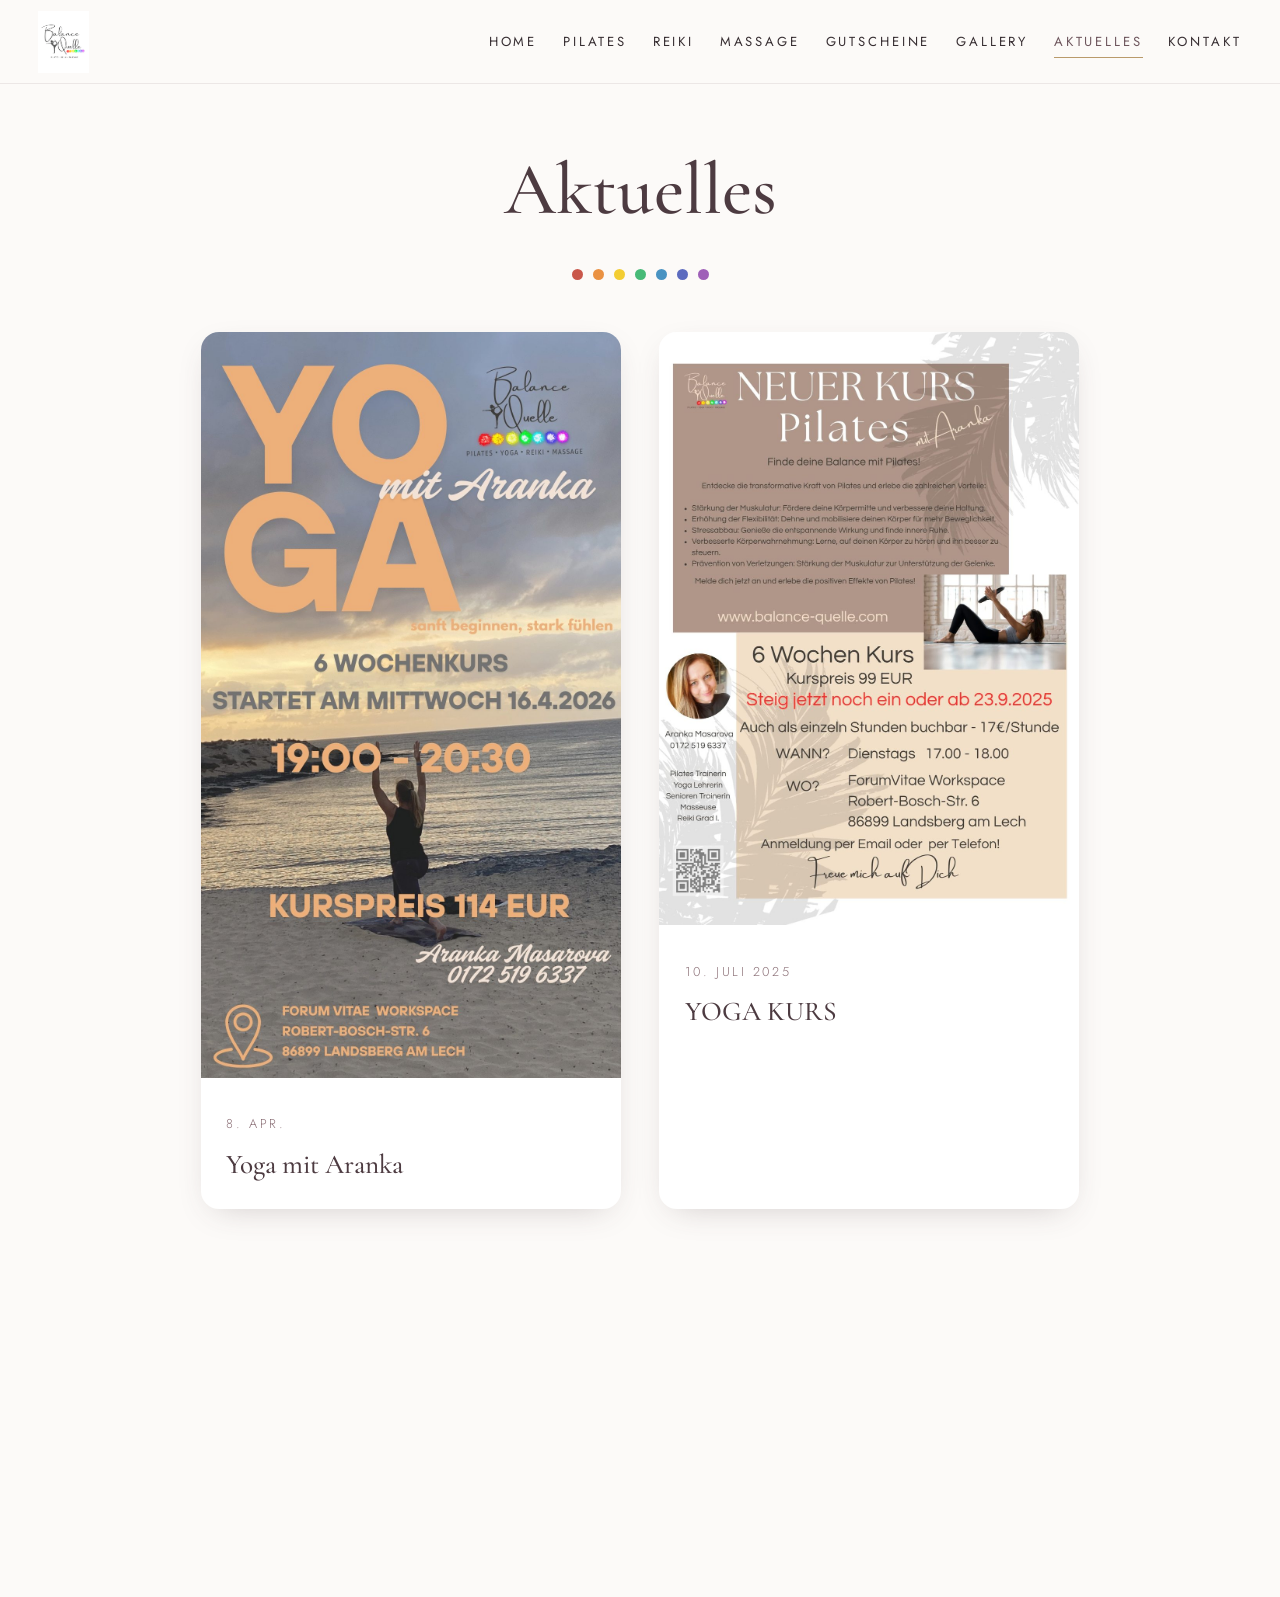
<file: aktuelles.html>
<!DOCTYPE html>
<html lang="de">
<head>
  <meta charset="UTF-8">
  <meta name="viewport" content="width=device-width, initial-scale=1.0">
  <title>Aktuelles | Balance Quelle</title>
  <meta name="description" content="Aktuelles von Balance Quelle – Kurse und Neuigkeiten.">
  <link rel="icon" type="image/png" href="assets/img/web/logo.png">
  <link rel="preconnect" href="https://fonts.googleapis.com">
  <link rel="preconnect" href="https://fonts.gstatic.com" crossorigin>
  <link href="https://fonts.googleapis.com/css2?family=Cormorant+Garamond:ital,wght@0,400;0,500;0,600;1,400;1,500&family=Jost:wght@300;400;500&display=swap" rel="stylesheet">
  <link rel="stylesheet" href="assets/css/style.css?v=8">
</head>
<body>

<header class="site-header">
  <div class="nav-inner">
    <a class="brand" href="index.html" aria-label="Balance Quelle – Startseite">
      <img src="assets/img/web/logo.png" alt="Balance Quelle – Pilates, Yoga, Reiki, Massage">
    </a>
    <button class="nav-toggle" aria-label="Menü öffnen">
      <span></span><span></span><span></span>
    </button>
    <nav class="main-nav" aria-label="Hauptnavigation">
      <ul>
        <li><a href="index.html">Home</a></li>
        <li><a href="pilates.html">Pilates</a></li>
        <!-- <li><a href="yoga.html">Yoga</a></li> -->
        <li><a href="reiki.html">Reiki</a></li>
        <li><a href="massage.html">Massage</a></li>
        <li><a href="gutscheine.html">Gutscheine</a></li>
        <li><a href="galerie.html">Gallery</a></li>
        <li><a href="aktuelles.html" aria-current="page">Aktuelles</a></li>
        <li><a href="index.html#kontakt">Kontakt</a></li>
      </ul>
    </nav>
  </div>
</header>

<main>

  <div class="sheet flat">

  <section class="section" style="padding-top: calc(var(--nav-h) + 4rem);">
    <div class="container">
      <div class="section-head reveal">
        <h1>Aktuelles</h1>
        <ul class="chakra-dots" aria-hidden="true">
          <li></li><li></li><li></li><li></li><li></li><li></li><li></li>
        </ul>
      </div>
      <div class="posts" data-aktuelles>
        <article class="post-card reveal">
          <img src="assets/img/web/aktuell-yoga-mit-aranka.jpg" alt="Yoga mit Aranka – 6 Wochenkurs">
          <div class="post-body">
            <p class="post-date">8. Apr.</p>
            <h3>Yoga mit Aranka</h3>
          </div>
        </article>
        <article class="post-card reveal">
          <img src="assets/img/web/aktuell-yoga-kurs.jpg" alt="Yoga Kurs">
          <div class="post-body">
            <p class="post-date">10. Juli 2025</p>
            <h3>YOGA KURS</h3>
          </div>
        </article>
      </div>
    </div>
  </section>

  </div><!-- /.sheet -->

</main>

<footer class="site-footer">
  <div class="container">
    <div class="footer-grid">
      <img src="assets/img/web/logo-mauve.png" alt="Balance Quelle">
      <nav class="footer-nav" aria-label="Fußnavigation">
        <a href="index.html">Home</a>
        <a href="pilates.html">Pilates</a>
        <a href="reiki.html">Reiki</a>
        <a href="massage.html">Massage</a>
        <a href="gutscheine.html">Gutscheine</a>
        <a href="galerie.html">Gallery</a>
        <a href="aktuelles.html">Aktuelles</a>
        <a href="impressum.html">Impressum</a>
        <a href="datenschutz.html">Datenschutzerklärung</a>
      </nav>
      <div class="social">
        <a href="https://www.instagram.com/balance_quelle/" target="_blank" rel="noopener" aria-label="Instagram">
          <svg viewBox="0 0 24 24" aria-hidden="true"><path d="M12 2.2c3.2 0 3.6 0 4.9.1 1.2.1 1.8.2 2.2.4.6.2 1 .5 1.4.9.4.4.7.8.9 1.4.2.4.4 1 .4 2.2.1 1.3.1 1.7.1 4.9s0 3.6-.1 4.9c-.1 1.2-.2 1.8-.4 2.2-.2.6-.5 1-.9 1.4-.4.4-.8.7-1.4.9-.4.2-1 .4-2.2.4-1.3.1-1.7.1-4.9.1s-3.6 0-4.9-.1c-1.2-.1-1.8-.2-2.2-.4-.6-.2-1-.5-1.4-.9-.4-.4-.7-.8-.9-1.4-.2-.4-.4-1-.4-2.2C2.2 15.6 2.2 15.2 2.2 12s0-3.6.1-4.9c.1-1.2.2-1.8.4-2.2.2-.6.5-1 .9-1.4.4-.4.8-.7 1.4-.9.4-.2 1-.4 2.2-.4C8.4 2.2 8.8 2.2 12 2.2m0-2.2C8.7 0 8.3 0 7 .1 5.8.1 4.9.3 4.1.6c-.8.3-1.5.7-2.2 1.4C1.2 2.7.8 3.4.5 4.2.2 5 .1 5.8 0 7.1 0 8.3 0 8.7 0 12s0 3.7.1 4.9c.1 1.3.3 2.1.5 2.9.3.8.7 1.5 1.4 2.2.7.7 1.4 1.1 2.2 1.4.8.3 1.6.4 2.9.5 1.2.1 1.6.1 4.9.1s3.7 0 4.9-.1c1.3-.1 2.1-.3 2.9-.5.8-.3 1.5-.7 2.2-1.4.7-.7 1.1-1.4 1.4-2.2.3-.8.4-1.6.5-2.9.1-1.2.1-1.6.1-4.9s0-3.7-.1-4.9c-.1-1.3-.3-2.1-.5-2.9-.3-.8-.7-1.5-1.4-2.2C21.3 1.2 20.6.8 19.8.5 19 .2 18.2.1 16.9 0 15.7 0 15.3 0 12 0z"/><path d="M12 5.8A6.2 6.2 0 1 0 18.2 12 6.2 6.2 0 0 0 12 5.8zm0 10.2A4 4 0 1 1 16 12a4 4 0 0 1-4 4z"/><circle cx="18.4" cy="5.6" r="1.4"/></svg>
          <span>@balance_quelle</span>
        </a>
      </div>
    </div>
    <div class="footer-bottom">
      <p>Balance Quelle · Aranka Masarova · Ahornallee 36 · 86899 Landsberg am Lech</p>
    </div>
  </div>
</footer>

<script src="assets/js/main.js?v=4"></script>
<script src="assets/js/cms-content.js?v=2"></script>
</body>
</html>
</file>
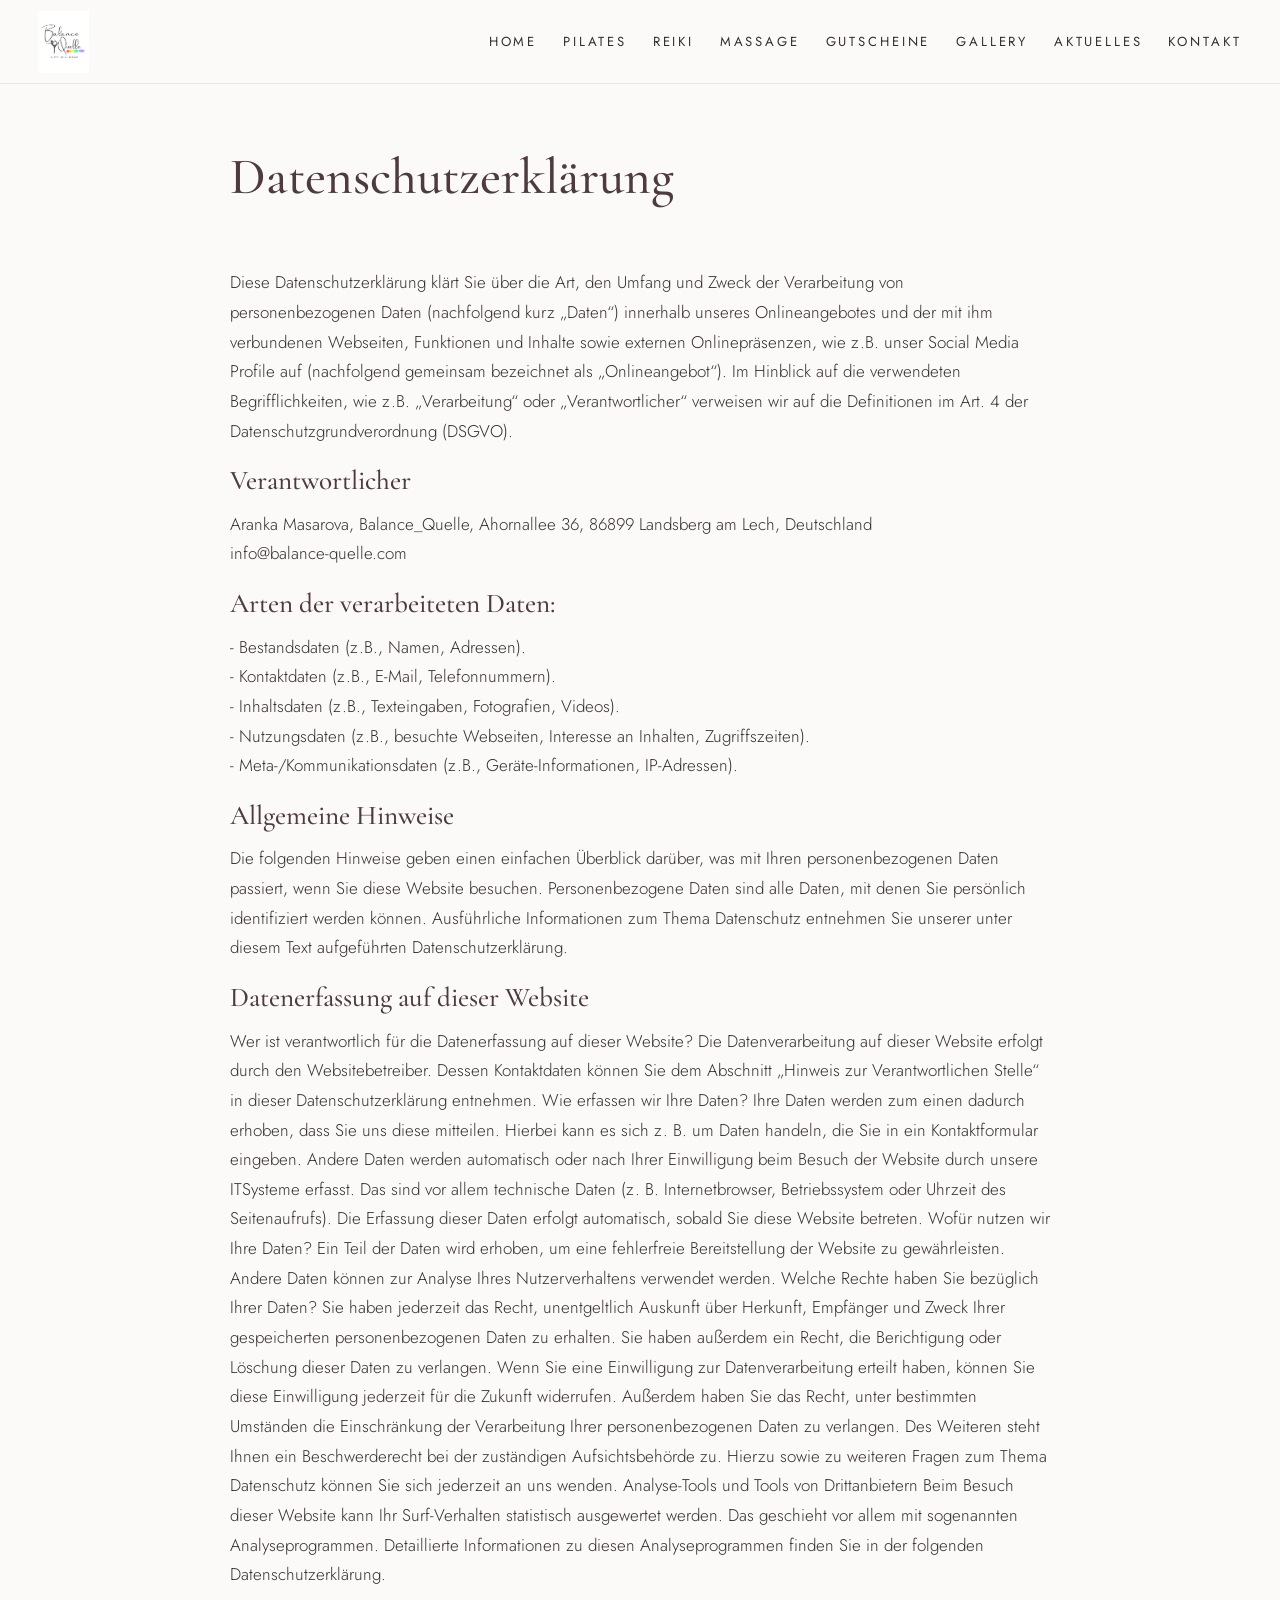
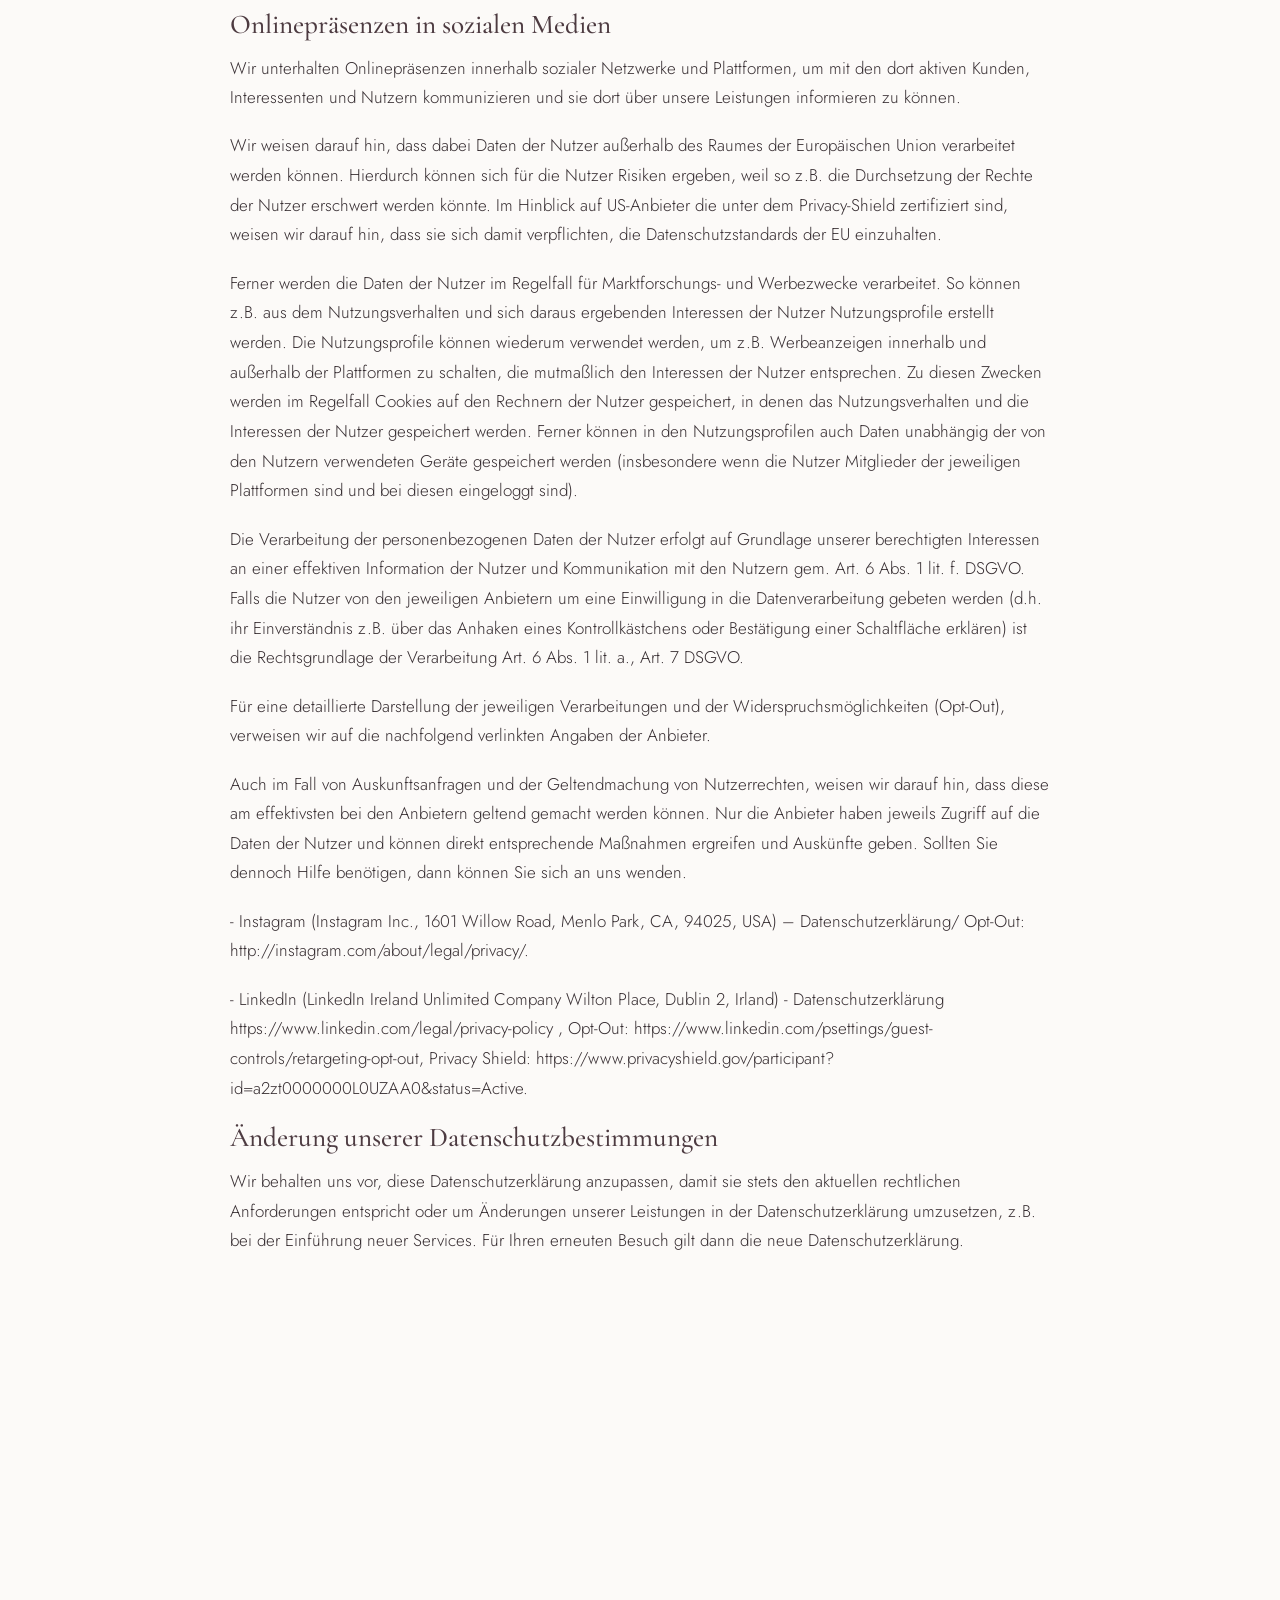
<file: datenschutz.html>
<!DOCTYPE html>
<html lang="de">
<head>
  <meta charset="UTF-8">
  <meta name="viewport" content="width=device-width, initial-scale=1.0">
  <title>Datenschutzerklärung | Balance Quelle</title>
  <meta name="robots" content="noindex">
  <link rel="icon" type="image/png" href="assets/img/web/logo.png">
  <link rel="preconnect" href="https://fonts.googleapis.com">
  <link rel="preconnect" href="https://fonts.gstatic.com" crossorigin>
  <link href="https://fonts.googleapis.com/css2?family=Cormorant+Garamond:ital,wght@0,400;0,500;0,600;1,400;1,500&family=Jost:wght@300;400;500&display=swap" rel="stylesheet">
  <link rel="stylesheet" href="assets/css/style.css?v=8">
</head>
<body>

<header class="site-header">
  <div class="nav-inner">
    <a class="brand" href="index.html" aria-label="Balance Quelle – Startseite">
      <img src="assets/img/web/logo.png" alt="Balance Quelle – Pilates, Yoga, Reiki, Massage">
    </a>
    <button class="nav-toggle" aria-label="Menü öffnen">
      <span></span><span></span><span></span>
    </button>
    <nav class="main-nav" aria-label="Hauptnavigation">
      <ul>
        <li><a href="index.html">Home</a></li>
        <li><a href="pilates.html">Pilates</a></li>
        <!-- <li><a href="yoga.html">Yoga</a></li> -->
        <li><a href="reiki.html">Reiki</a></li>
        <li><a href="massage.html">Massage</a></li>
        <li><a href="gutscheine.html">Gutscheine</a></li>
        <li><a href="galerie.html">Gallery</a></li>
        <li><a href="aktuelles.html">Aktuelles</a></li>
        <li><a href="index.html#kontakt">Kontakt</a></li>
      </ul>
    </nav>
  </div>
</header>

<main>

  <div class="sheet flat">

  <section class="section" style="padding-top: calc(var(--nav-h) + 4rem);">
    <div class="container legal">
      <h1>Datenschutzerklärung</h1>

      <p>Diese Datenschutzerklärung klärt Sie über die Art, den Umfang und Zweck der Verarbeitung von personenbezogenen Daten (nachfolgend kurz „Daten“) innerhalb unseres Onlineangebotes und der mit ihm verbundenen Webseiten, Funktionen und Inhalte sowie externen Onlinepräsenzen, wie z.B. unser Social Media Profile auf (nachfolgend gemeinsam bezeichnet als „Onlineangebot“). Im Hinblick auf die verwendeten Begrifflichkeiten, wie z.B. „Verarbeitung“ oder „Verantwortlicher“ verweisen wir auf die Definitionen im Art. 4 der Datenschutzgrundverordnung (DSGVO).</p>

      <h3>Verantwortlicher</h3>
      <p>Aranka Masarova, Balance_Quelle, Ahornallee 36, 86899 Landsberg am Lech, Deutschland<br>
      info@balance-quelle.com</p>

      <h3>Arten der verarbeiteten Daten:</h3>
      <p>- Bestandsdaten (z.B., Namen, Adressen).<br>
      - Kontaktdaten (z.B., E-Mail, Telefonnummern).<br>
      - Inhaltsdaten (z.B., Texteingaben, Fotografien, Videos).<br>
      - Nutzungsdaten (z.B., besuchte Webseiten, Interesse an Inhalten, Zugriffszeiten).<br>
      - Meta-/Kommunikationsdaten (z.B., Geräte-Informationen, IP-Adressen).</p>

      <h3>Allgemeine Hinweise</h3>
      <p>Die folgenden Hinweise geben einen einfachen Überblick darüber, was mit Ihren personenbezogenen Daten passiert, wenn Sie diese Website besuchen. Personenbezogene Daten sind alle Daten, mit denen Sie persönlich identifiziert werden können. Ausführliche Informationen zum Thema Datenschutz entnehmen Sie unserer unter diesem Text aufgeführten Datenschutzerklärung.</p>

      <h3>Datenerfassung auf dieser Website</h3>
      <p>Wer ist verantwortlich für die Datenerfassung auf dieser Website? Die Datenverarbeitung auf dieser Website erfolgt durch den Websitebetreiber. Dessen Kontaktdaten können Sie dem Abschnitt „Hinweis zur Verantwortlichen Stelle“ in dieser Datenschutzerklärung entnehmen. Wie erfassen wir Ihre Daten? Ihre Daten werden zum einen dadurch erhoben, dass Sie uns diese mitteilen. Hierbei kann es sich z. B. um Daten handeln, die Sie in ein Kontaktformular eingeben. Andere Daten werden automatisch oder nach Ihrer Einwilligung beim Besuch der Website durch unsere ITSysteme erfasst. Das sind vor allem technische Daten (z. B. Internetbrowser, Betriebssystem oder Uhrzeit des Seitenaufrufs). Die Erfassung dieser Daten erfolgt automatisch, sobald Sie diese Website betreten. Wofür nutzen wir Ihre Daten? Ein Teil der Daten wird erhoben, um eine fehlerfreie Bereitstellung der Website zu gewährleisten. Andere Daten können zur Analyse Ihres Nutzerverhaltens verwendet werden. Welche Rechte haben Sie bezüglich Ihrer Daten? Sie haben jederzeit das Recht, unentgeltlich Auskunft über Herkunft, Empfänger und Zweck Ihrer gespeicherten personenbezogenen Daten zu erhalten. Sie haben außerdem ein Recht, die Berichtigung oder Löschung dieser Daten zu verlangen. Wenn Sie eine Einwilligung zur Datenverarbeitung erteilt haben, können Sie diese Einwilligung jederzeit für die Zukunft widerrufen. Außerdem haben Sie das Recht, unter bestimmten Umständen die Einschränkung der Verarbeitung Ihrer personenbezogenen Daten zu verlangen. Des Weiteren steht Ihnen ein Beschwerderecht bei der zuständigen Aufsichtsbehörde zu. Hierzu sowie zu weiteren Fragen zum Thema Datenschutz können Sie sich jederzeit an uns wenden. Analyse-Tools und Tools von Drittanbietern Beim Besuch dieser Website kann Ihr Surf-Verhalten statistisch ausgewertet werden. Das geschieht vor allem mit sogenannten Analyseprogrammen. Detaillierte Informationen zu diesen Analyseprogrammen finden Sie in der folgenden Datenschutzerklärung.</p>

      <h3>Onlinepräsenzen in sozialen Medien</h3>
      <p>Wir unterhalten Onlinepräsenzen innerhalb sozialer Netzwerke und Plattformen, um mit den dort aktiven Kunden, Interessenten und Nutzern kommunizieren und sie dort über unsere Leistungen informieren zu können.</p>
      <p>Wir weisen darauf hin, dass dabei Daten der Nutzer außerhalb des Raumes der Europäischen Union verarbeitet werden können. Hierdurch können sich für die Nutzer Risiken ergeben, weil so z.B. die Durchsetzung der Rechte der Nutzer erschwert werden könnte. Im Hinblick auf US-Anbieter die unter dem Privacy-Shield zertifiziert sind, weisen wir darauf hin, dass sie sich damit verpflichten, die Datenschutzstandards der EU einzuhalten.</p>
      <p>Ferner werden die Daten der Nutzer im Regelfall für Marktforschungs- und Werbezwecke verarbeitet. So können z.B. aus dem Nutzungsverhalten und sich daraus ergebenden Interessen der Nutzer Nutzungsprofile erstellt werden. Die Nutzungsprofile können wiederum verwendet werden, um z.B. Werbeanzeigen innerhalb und außerhalb der Plattformen zu schalten, die mutmaßlich den Interessen der Nutzer entsprechen. Zu diesen Zwecken werden im Regelfall Cookies auf den Rechnern der Nutzer gespeichert, in denen das Nutzungsverhalten und die Interessen der Nutzer gespeichert werden. Ferner können in den Nutzungsprofilen auch Daten unabhängig der von den Nutzern verwendeten Geräte gespeichert werden (insbesondere wenn die Nutzer Mitglieder der jeweiligen Plattformen sind und bei diesen eingeloggt sind).</p>
      <p>Die Verarbeitung der personenbezogenen Daten der Nutzer erfolgt auf Grundlage unserer berechtigten Interessen an einer effektiven Information der Nutzer und Kommunikation mit den Nutzern gem. Art. 6 Abs. 1 lit. f. DSGVO. Falls die Nutzer von den jeweiligen Anbietern um eine Einwilligung in die Datenverarbeitung gebeten werden (d.h. ihr Einverständnis z.B. über das Anhaken eines Kontrollkästchens oder Bestätigung einer Schaltfläche erklären) ist die Rechtsgrundlage der Verarbeitung Art. 6 Abs. 1 lit. a., Art. 7 DSGVO.</p>
      <p>Für eine detaillierte Darstellung der jeweiligen Verarbeitungen und der Widerspruchsmöglichkeiten (Opt-Out), verweisen wir auf die nachfolgend verlinkten Angaben der Anbieter.</p>
      <p>Auch im Fall von Auskunftsanfragen und der Geltendmachung von Nutzerrechten, weisen wir darauf hin, dass diese am effektivsten bei den Anbietern geltend gemacht werden können. Nur die Anbieter haben jeweils Zugriff auf die Daten der Nutzer und können direkt entsprechende Maßnahmen ergreifen und Auskünfte geben. Sollten Sie dennoch Hilfe benötigen, dann können Sie sich an uns wenden.</p>
      <p>- Instagram (Instagram Inc., 1601 Willow Road, Menlo Park, CA, 94025, USA) – Datenschutzerklärung/ Opt-Out: http://instagram.com/about/legal/privacy/.</p>
      <p>- LinkedIn (LinkedIn Ireland Unlimited Company Wilton Place, Dublin 2, Irland) - Datenschutzerklärung https://www.linkedin.com/legal/privacy-policy , Opt-Out: https://www.linkedin.com/psettings/guest-controls/retargeting-opt-out, Privacy Shield: https://www.privacyshield.gov/participant?id=a2zt0000000L0UZAA0&status=Active.</p>

      <h3>Änderung unserer Datenschutzbestimmungen</h3>
      <p>Wir behalten uns vor, diese Datenschutzerklärung anzupassen, damit sie stets den aktuellen rechtlichen Anforderungen entspricht oder um Änderungen unserer Leistungen in der Datenschutzerklärung umzusetzen, z.B. bei der Einführung neuer Services. Für Ihren erneuten Besuch gilt dann die neue Datenschutzerklärung.</p>

      <!-- Poznámka: odstavce „Hosting auf der Wix-Plattform" a „Nutzung von Google Analytics"
           z původního webu sem záměrně nejsou přeneseny — nový web neběží na Wixu
           a Google Analytics nepoužívá. Až se web nasadí (Cloudflare), je potřeba
           nechat Aranku text zkontrolovat/doplnit podle skutečného hostingu. -->
    </div>
  </section>

  </div><!-- /.sheet -->

</main>

<footer class="site-footer">
  <div class="container">
    <div class="footer-grid">
      <img src="assets/img/web/logo-mauve.png" alt="Balance Quelle">
      <nav class="footer-nav" aria-label="Fußnavigation">
        <a href="index.html">Home</a>
        <a href="pilates.html">Pilates</a>
        <a href="reiki.html">Reiki</a>
        <a href="massage.html">Massage</a>
        <a href="gutscheine.html">Gutscheine</a>
        <a href="galerie.html">Gallery</a>
        <a href="aktuelles.html">Aktuelles</a>
        <a href="impressum.html">Impressum</a>
        <a href="datenschutz.html">Datenschutzerklärung</a>
      </nav>
      <div class="social">
        <a href="https://www.instagram.com/balance_quelle/" target="_blank" rel="noopener" aria-label="Instagram">
          <svg viewBox="0 0 24 24" aria-hidden="true"><path d="M12 2.2c3.2 0 3.6 0 4.9.1 1.2.1 1.8.2 2.2.4.6.2 1 .5 1.4.9.4.4.7.8.9 1.4.2.4.4 1 .4 2.2.1 1.3.1 1.7.1 4.9s0 3.6-.1 4.9c-.1 1.2-.2 1.8-.4 2.2-.2.6-.5 1-.9 1.4-.4.4-.8.7-1.4.9-.4.2-1 .4-2.2.4-1.3.1-1.7.1-4.9.1s-3.6 0-4.9-.1c-1.2-.1-1.8-.2-2.2-.4-.6-.2-1-.5-1.4-.9-.4-.4-.7-.8-.9-1.4-.2-.4-.4-1-.4-2.2C2.2 15.6 2.2 15.2 2.2 12s0-3.6.1-4.9c.1-1.2.2-1.8.4-2.2.2-.6.5-1 .9-1.4.4-.4.8-.7 1.4-.9.4-.2 1-.4 2.2-.4C8.4 2.2 8.8 2.2 12 2.2m0-2.2C8.7 0 8.3 0 7 .1 5.8.1 4.9.3 4.1.6c-.8.3-1.5.7-2.2 1.4C1.2 2.7.8 3.4.5 4.2.2 5 .1 5.8 0 7.1 0 8.3 0 8.7 0 12s0 3.7.1 4.9c.1 1.3.3 2.1.5 2.9.3.8.7 1.5 1.4 2.2.7.7 1.4 1.1 2.2 1.4.8.3 1.6.4 2.9.5 1.2.1 1.6.1 4.9.1s3.7 0 4.9-.1c1.3-.1 2.1-.3 2.9-.5.8-.3 1.5-.7 2.2-1.4.7-.7 1.1-1.4 1.4-2.2.3-.8.4-1.6.5-2.9.1-1.2.1-1.6.1-4.9s0-3.7-.1-4.9c-.1-1.3-.3-2.1-.5-2.9-.3-.8-.7-1.5-1.4-2.2C21.3 1.2 20.6.8 19.8.5 19 .2 18.2.1 16.9 0 15.7 0 15.3 0 12 0z"/><path d="M12 5.8A6.2 6.2 0 1 0 18.2 12 6.2 6.2 0 0 0 12 5.8zm0 10.2A4 4 0 1 1 16 12a4 4 0 0 1-4 4z"/><circle cx="18.4" cy="5.6" r="1.4"/></svg>
          <span>@balance_quelle</span>
        </a>
      </div>
    </div>
    <div class="footer-bottom">
      <p>Balance Quelle · Aranka Masarova · Ahornallee 36 · 86899 Landsberg am Lech</p>
    </div>
  </div>
</footer>

<script src="assets/js/main.js?v=4"></script>
</body>
</html>
</file>
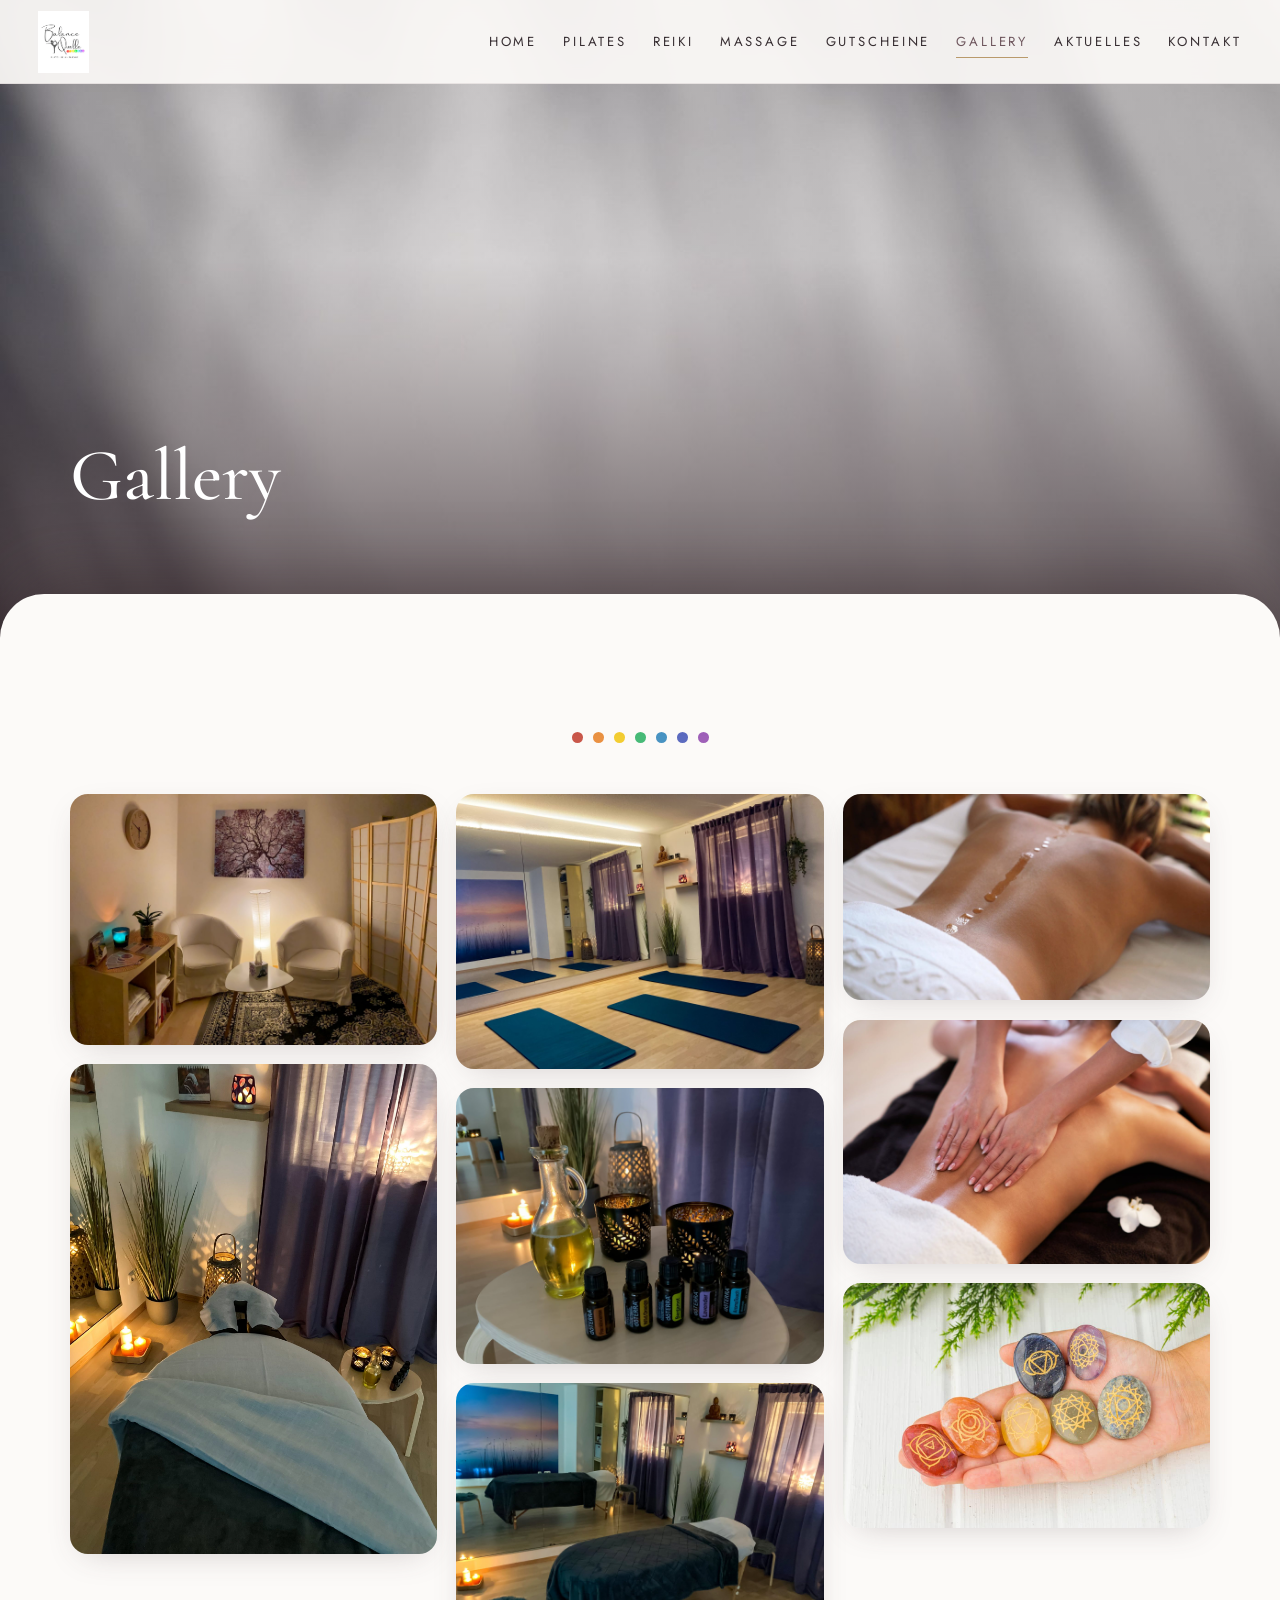
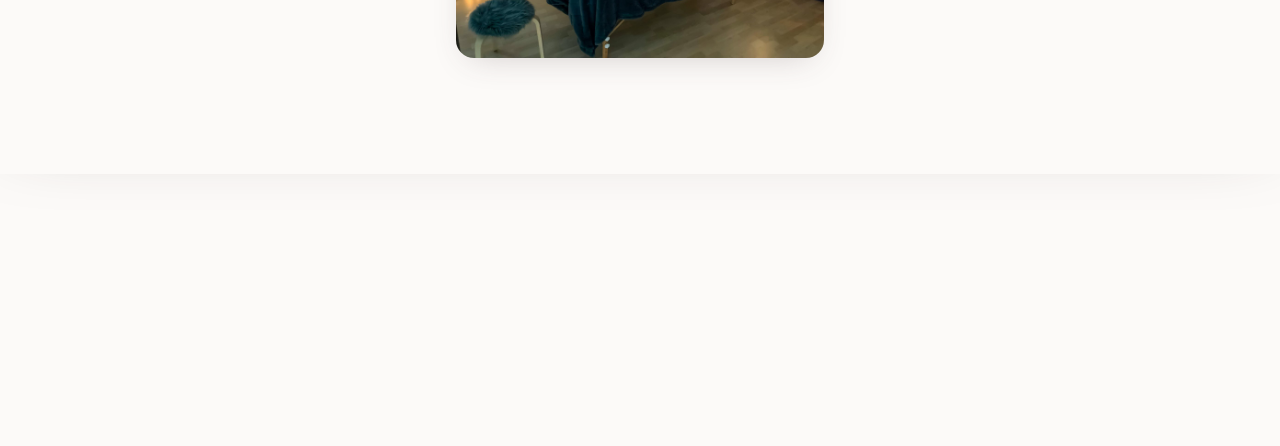
<file: galerie.html>
<!DOCTYPE html>
<html lang="de">
<head>
  <meta charset="UTF-8">
  <meta name="viewport" content="width=device-width, initial-scale=1.0">
  <title>Gallery | Balance Quelle</title>
  <meta name="description" content="Einblicke in die Räume von Balance Quelle in Landsberg am Lech.">
  <link rel="icon" type="image/png" href="assets/img/web/logo.png">
  <link rel="preconnect" href="https://fonts.googleapis.com">
  <link rel="preconnect" href="https://fonts.gstatic.com" crossorigin>
  <link href="https://fonts.googleapis.com/css2?family=Cormorant+Garamond:ital,wght@0,400;0,500;0,600;1,400;1,500&family=Jost:wght@300;400;500&display=swap" rel="stylesheet">
  <link rel="stylesheet" href="assets/css/style.css?v=8">
</head>
<body>

<header class="site-header">
  <div class="nav-inner">
    <a class="brand" href="index.html" aria-label="Balance Quelle – Startseite">
      <img src="assets/img/web/logo.png" alt="Balance Quelle – Pilates, Yoga, Reiki, Massage">
    </a>
    <button class="nav-toggle" aria-label="Menü öffnen">
      <span></span><span></span><span></span>
    </button>
    <nav class="main-nav" aria-label="Hauptnavigation">
      <ul>
        <li><a href="index.html">Home</a></li>
        <li><a href="pilates.html">Pilates</a></li>
        <!-- <li><a href="yoga.html">Yoga</a></li> -->
        <li><a href="reiki.html">Reiki</a></li>
        <li><a href="massage.html">Massage</a></li>
        <li><a href="gutscheine.html">Gutscheine</a></li>
        <li><a href="galerie.html" aria-current="page">Gallery</a></li>
        <li><a href="aktuelles.html">Aktuelles</a></li>
        <li><a href="index.html#kontakt">Kontakt</a></li>
      </ul>
    </nav>
  </div>
</header>

<main>

  <section class="page-hero">
    <video class="bg" autoplay muted loop playsinline data-rate="0.7"
           poster="assets/img/web/galerie-marmor.jpg" aria-hidden="true">
      <source src="assets/video/galerie.mp4" type="video/mp4">
    </video>
    <div class="container">
      <h1>Gallery</h1>
    </div>
  </section>

  <div class="sheet">

  <section class="section">
    <div class="container">
      <div class="section-head reveal">
        <ul class="chakra-dots" aria-hidden="true">
          <li></li><li></li><li></li><li></li><li></li><li></li><li></li>
        </ul>
      </div>
      <div class="masonry">
        <figure class="reveal"><img src="assets/img/web/galerie-raum.jpg" alt="Behandlungsraum" loading="lazy"></figure>
        <figure class="reveal"><img src="assets/img/web/galerie-massage.jpg" alt="Massage" loading="lazy"></figure>
        <figure class="reveal"><img src="assets/img/web/galerie-studio.jpg" alt="Studio mit Pilates-Matten" loading="lazy"></figure>
        <figure class="reveal"><img src="assets/img/web/galerie-oele.jpg" alt="Ätherische Öle" loading="lazy"></figure>
        <figure class="reveal"><img src="assets/img/web/galerie-abend.jpg" alt="Behandlungsraum am Abend" loading="lazy"></figure>
        <figure class="reveal"><img src="assets/img/web/massage-tisch.jpg" alt="Massageliege" loading="lazy"></figure>
        <figure class="reveal"><img src="assets/img/web/massage-raum.jpg" alt="Massageraum" loading="lazy"></figure>
        <figure class="reveal"><img src="assets/img/web/reiki-steine.jpg" alt="Chakra-Steine" loading="lazy"></figure>
      </div>
    </div>
  </section>

  </div><!-- /.sheet -->

</main>

<footer class="site-footer">
  <div class="container">
    <div class="footer-grid">
      <img src="assets/img/web/logo-mauve.png" alt="Balance Quelle">
      <nav class="footer-nav" aria-label="Fußnavigation">
        <a href="index.html">Home</a>
        <a href="pilates.html">Pilates</a>
        <a href="reiki.html">Reiki</a>
        <a href="massage.html">Massage</a>
        <a href="gutscheine.html">Gutscheine</a>
        <a href="galerie.html">Gallery</a>
        <a href="aktuelles.html">Aktuelles</a>
        <a href="impressum.html">Impressum</a>
        <a href="datenschutz.html">Datenschutzerklärung</a>
      </nav>
      <div class="social">
        <a href="https://www.instagram.com/balance_quelle/" target="_blank" rel="noopener" aria-label="Instagram">
          <svg viewBox="0 0 24 24" aria-hidden="true"><path d="M12 2.2c3.2 0 3.6 0 4.9.1 1.2.1 1.8.2 2.2.4.6.2 1 .5 1.4.9.4.4.7.8.9 1.4.2.4.4 1 .4 2.2.1 1.3.1 1.7.1 4.9s0 3.6-.1 4.9c-.1 1.2-.2 1.8-.4 2.2-.2.6-.5 1-.9 1.4-.4.4-.8.7-1.4.9-.4.2-1 .4-2.2.4-1.3.1-1.7.1-4.9.1s-3.6 0-4.9-.1c-1.2-.1-1.8-.2-2.2-.4-.6-.2-1-.5-1.4-.9-.4-.4-.7-.8-.9-1.4-.2-.4-.4-1-.4-2.2C2.2 15.6 2.2 15.2 2.2 12s0-3.6.1-4.9c.1-1.2.2-1.8.4-2.2.2-.6.5-1 .9-1.4.4-.4.8-.7 1.4-.9.4-.2 1-.4 2.2-.4C8.4 2.2 8.8 2.2 12 2.2m0-2.2C8.7 0 8.3 0 7 .1 5.8.1 4.9.3 4.1.6c-.8.3-1.5.7-2.2 1.4C1.2 2.7.8 3.4.5 4.2.2 5 .1 5.8 0 7.1 0 8.3 0 8.7 0 12s0 3.7.1 4.9c.1 1.3.3 2.1.5 2.9.3.8.7 1.5 1.4 2.2.7.7 1.4 1.1 2.2 1.4.8.3 1.6.4 2.9.5 1.2.1 1.6.1 4.9.1s3.7 0 4.9-.1c1.3-.1 2.1-.3 2.9-.5.8-.3 1.5-.7 2.2-1.4.7-.7 1.1-1.4 1.4-2.2.3-.8.4-1.6.5-2.9.1-1.2.1-1.6.1-4.9s0-3.7-.1-4.9c-.1-1.3-.3-2.1-.5-2.9-.3-.8-.7-1.5-1.4-2.2C21.3 1.2 20.6.8 19.8.5 19 .2 18.2.1 16.9 0 15.7 0 15.3 0 12 0z"/><path d="M12 5.8A6.2 6.2 0 1 0 18.2 12 6.2 6.2 0 0 0 12 5.8zm0 10.2A4 4 0 1 1 16 12a4 4 0 0 1-4 4z"/><circle cx="18.4" cy="5.6" r="1.4"/></svg>
          <span>@balance_quelle</span>
        </a>
      </div>
    </div>
    <div class="footer-bottom">
      <p>Balance Quelle · Aranka Masarova · Ahornallee 36 · 86899 Landsberg am Lech</p>
    </div>
  </div>
</footer>

<script src="assets/js/main.js?v=4"></script>
</body>
</html>
</file>
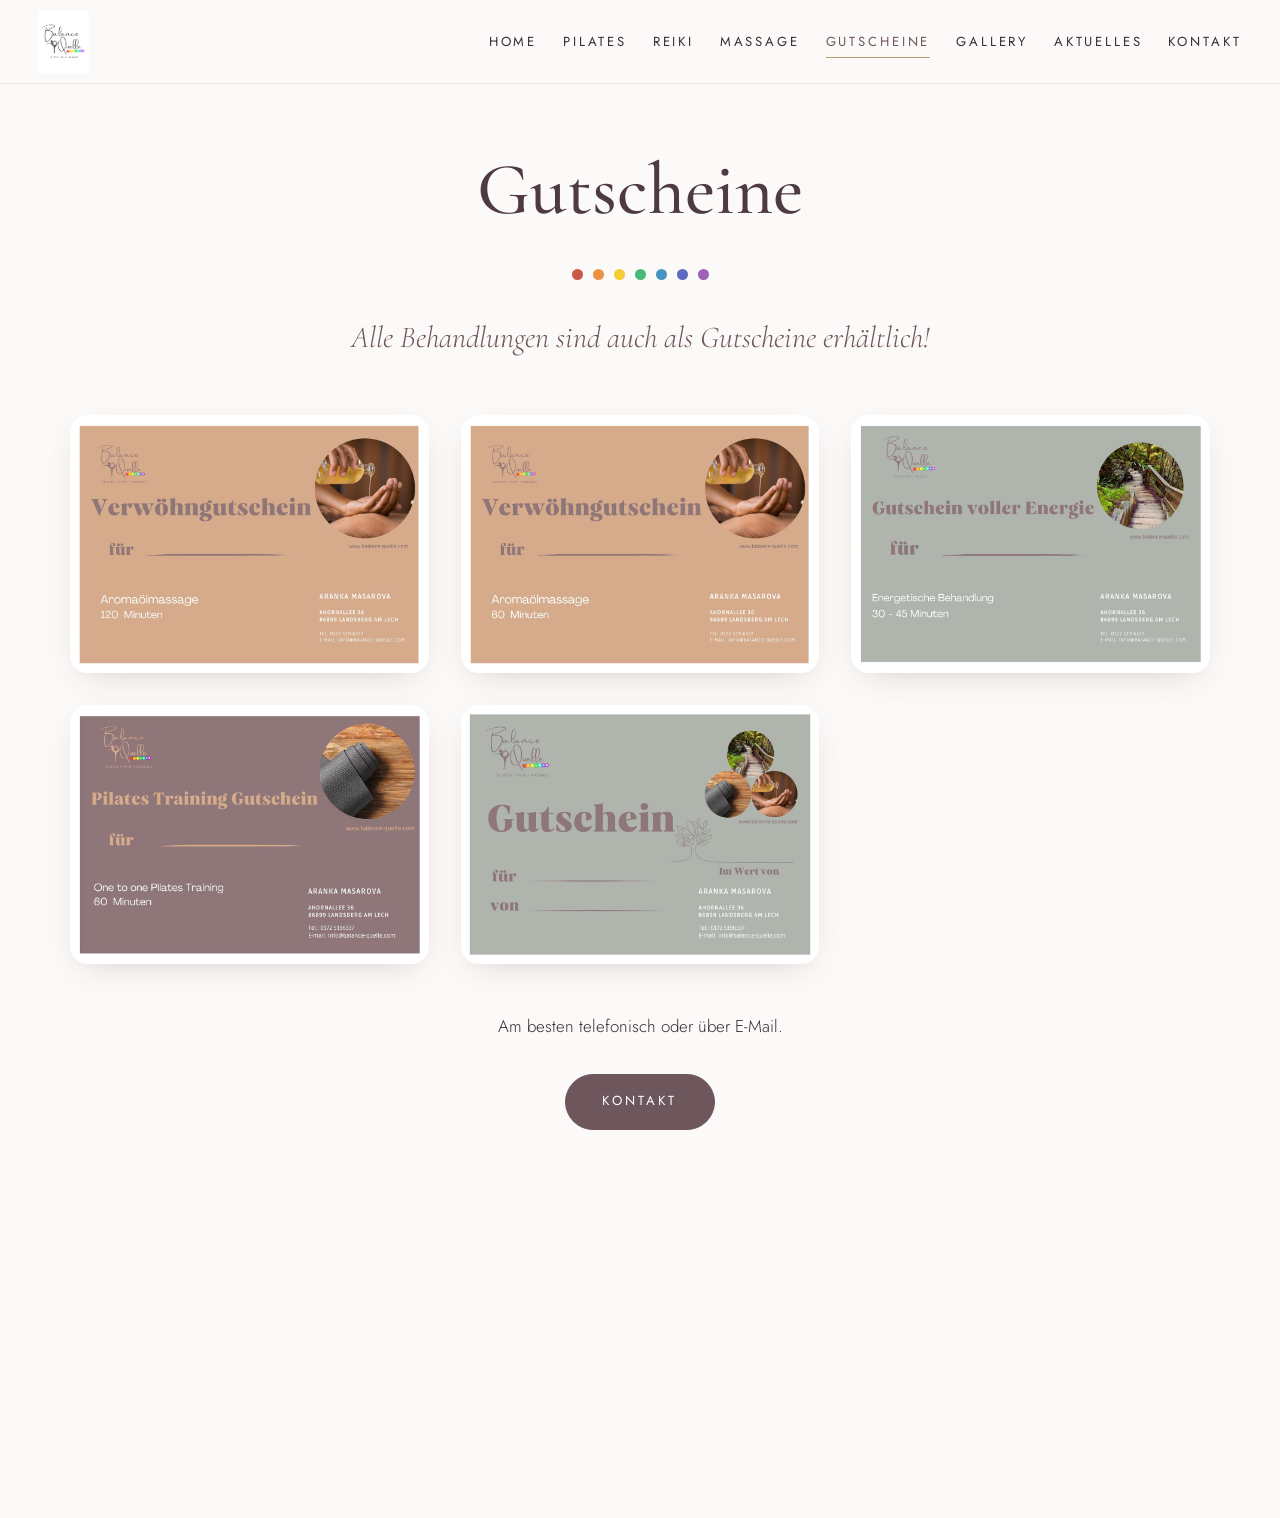
<file: gutscheine.html>
<!DOCTYPE html>
<html lang="de">
<head>
  <meta charset="UTF-8">
  <meta name="viewport" content="width=device-width, initial-scale=1.0">
  <title>Gutscheine | Balance Quelle</title>
  <meta name="description" content="Gutscheine von Balance Quelle – alle Behandlungen sind auch als Gutscheine erhältlich.">
  <link rel="icon" type="image/png" href="assets/img/web/logo.png">
  <link rel="preconnect" href="https://fonts.googleapis.com">
  <link rel="preconnect" href="https://fonts.gstatic.com" crossorigin>
  <link href="https://fonts.googleapis.com/css2?family=Cormorant+Garamond:ital,wght@0,400;0,500;0,600;1,400;1,500&family=Jost:wght@300;400;500&display=swap" rel="stylesheet">
  <link rel="stylesheet" href="assets/css/style.css?v=8">
</head>
<body>

<header class="site-header">
  <div class="nav-inner">
    <a class="brand" href="index.html" aria-label="Balance Quelle – Startseite">
      <img src="assets/img/web/logo.png" alt="Balance Quelle – Pilates, Yoga, Reiki, Massage">
    </a>
    <button class="nav-toggle" aria-label="Menü öffnen">
      <span></span><span></span><span></span>
    </button>
    <nav class="main-nav" aria-label="Hauptnavigation">
      <ul>
        <li><a href="index.html">Home</a></li>
        <li><a href="pilates.html">Pilates</a></li>
        <!-- <li><a href="yoga.html">Yoga</a></li> -->
        <li><a href="reiki.html">Reiki</a></li>
        <li><a href="massage.html">Massage</a></li>
        <li><a href="gutscheine.html" aria-current="page">Gutscheine</a></li>
        <li><a href="galerie.html">Gallery</a></li>
        <li><a href="aktuelles.html">Aktuelles</a></li>
        <li><a href="index.html#kontakt">Kontakt</a></li>
      </ul>
    </nav>
  </div>
</header>

<main>

  <div class="sheet flat">

  <section class="section" style="padding-top: calc(var(--nav-h) + 4rem);">
    <div class="container">
      <div class="section-head reveal">
        <h1>Gutscheine</h1>
        <ul class="chakra-dots" aria-hidden="true">
          <li></li><li></li><li></li><li></li><li></li><li></li><li></li>
        </ul>
        <p class="closing">Alle Behandlungen sind auch als Gutscheine erhältlich!</p>
      </div>
      <div class="voucher-grid">
        <figure class="reveal"><img src="assets/img/web/gutschein-aroma-120.jpg" alt="Verwöhngutschein – Aromaölmassage 120 Minuten"></figure>
        <figure class="reveal"><img src="assets/img/web/gutschein-aroma-60.jpg" alt="Verwöhngutschein – Aromaölmassage 60 Minuten"></figure>
        <figure class="reveal"><img src="assets/img/web/gutschein-energie.jpg" alt="Gutschein voller Energie – Energetische Behandlung 30–45 Minuten"></figure>
        <figure class="reveal"><img src="assets/img/web/gutschein-pilates.jpg" alt="Pilates Training Gutschein – One to one Pilates Training 60 Minuten"></figure>
        <figure class="reveal"><img src="assets/img/web/gutschein-wert.jpg" alt="Gutschein im Wert von"></figure>
      </div>
      <div class="reveal" style="text-align:center; margin-top:3rem;">
        <p class="price-note">Am besten telefonisch oder über E-Mail.</p>
        <a class="btn solid" href="index.html#kontakt" style="margin-top:1rem;">Kontakt</a>
      </div>
    </div>
  </section>

  </div><!-- /.sheet -->

</main>

<footer class="site-footer">
  <div class="container">
    <div class="footer-grid">
      <img src="assets/img/web/logo-mauve.png" alt="Balance Quelle">
      <nav class="footer-nav" aria-label="Fußnavigation">
        <a href="index.html">Home</a>
        <a href="pilates.html">Pilates</a>
        <a href="reiki.html">Reiki</a>
        <a href="massage.html">Massage</a>
        <a href="gutscheine.html">Gutscheine</a>
        <a href="galerie.html">Gallery</a>
        <a href="aktuelles.html">Aktuelles</a>
        <a href="impressum.html">Impressum</a>
        <a href="datenschutz.html">Datenschutzerklärung</a>
      </nav>
      <div class="social">
        <a href="https://www.instagram.com/balance_quelle/" target="_blank" rel="noopener" aria-label="Instagram">
          <svg viewBox="0 0 24 24" aria-hidden="true"><path d="M12 2.2c3.2 0 3.6 0 4.9.1 1.2.1 1.8.2 2.2.4.6.2 1 .5 1.4.9.4.4.7.8.9 1.4.2.4.4 1 .4 2.2.1 1.3.1 1.7.1 4.9s0 3.6-.1 4.9c-.1 1.2-.2 1.8-.4 2.2-.2.6-.5 1-.9 1.4-.4.4-.8.7-1.4.9-.4.2-1 .4-2.2.4-1.3.1-1.7.1-4.9.1s-3.6 0-4.9-.1c-1.2-.1-1.8-.2-2.2-.4-.6-.2-1-.5-1.4-.9-.4-.4-.7-.8-.9-1.4-.2-.4-.4-1-.4-2.2C2.2 15.6 2.2 15.2 2.2 12s0-3.6.1-4.9c.1-1.2.2-1.8.4-2.2.2-.6.5-1 .9-1.4.4-.4.8-.7 1.4-.9.4-.2 1-.4 2.2-.4C8.4 2.2 8.8 2.2 12 2.2m0-2.2C8.7 0 8.3 0 7 .1 5.8.1 4.9.3 4.1.6c-.8.3-1.5.7-2.2 1.4C1.2 2.7.8 3.4.5 4.2.2 5 .1 5.8 0 7.1 0 8.3 0 8.7 0 12s0 3.7.1 4.9c.1 1.3.3 2.1.5 2.9.3.8.7 1.5 1.4 2.2.7.7 1.4 1.1 2.2 1.4.8.3 1.6.4 2.9.5 1.2.1 1.6.1 4.9.1s3.7 0 4.9-.1c1.3-.1 2.1-.3 2.9-.5.8-.3 1.5-.7 2.2-1.4.7-.7 1.1-1.4 1.4-2.2.3-.8.4-1.6.5-2.9.1-1.2.1-1.6.1-4.9s0-3.7-.1-4.9c-.1-1.3-.3-2.1-.5-2.9-.3-.8-.7-1.5-1.4-2.2C21.3 1.2 20.6.8 19.8.5 19 .2 18.2.1 16.9 0 15.7 0 15.3 0 12 0z"/><path d="M12 5.8A6.2 6.2 0 1 0 18.2 12 6.2 6.2 0 0 0 12 5.8zm0 10.2A4 4 0 1 1 16 12a4 4 0 0 1-4 4z"/><circle cx="18.4" cy="5.6" r="1.4"/></svg>
          <span>@balance_quelle</span>
        </a>
      </div>
    </div>
    <div class="footer-bottom">
      <p>Balance Quelle · Aranka Masarova · Ahornallee 36 · 86899 Landsberg am Lech</p>
    </div>
  </div>
</footer>

<script src="assets/js/main.js?v=4"></script>
</body>
</html>
</file>
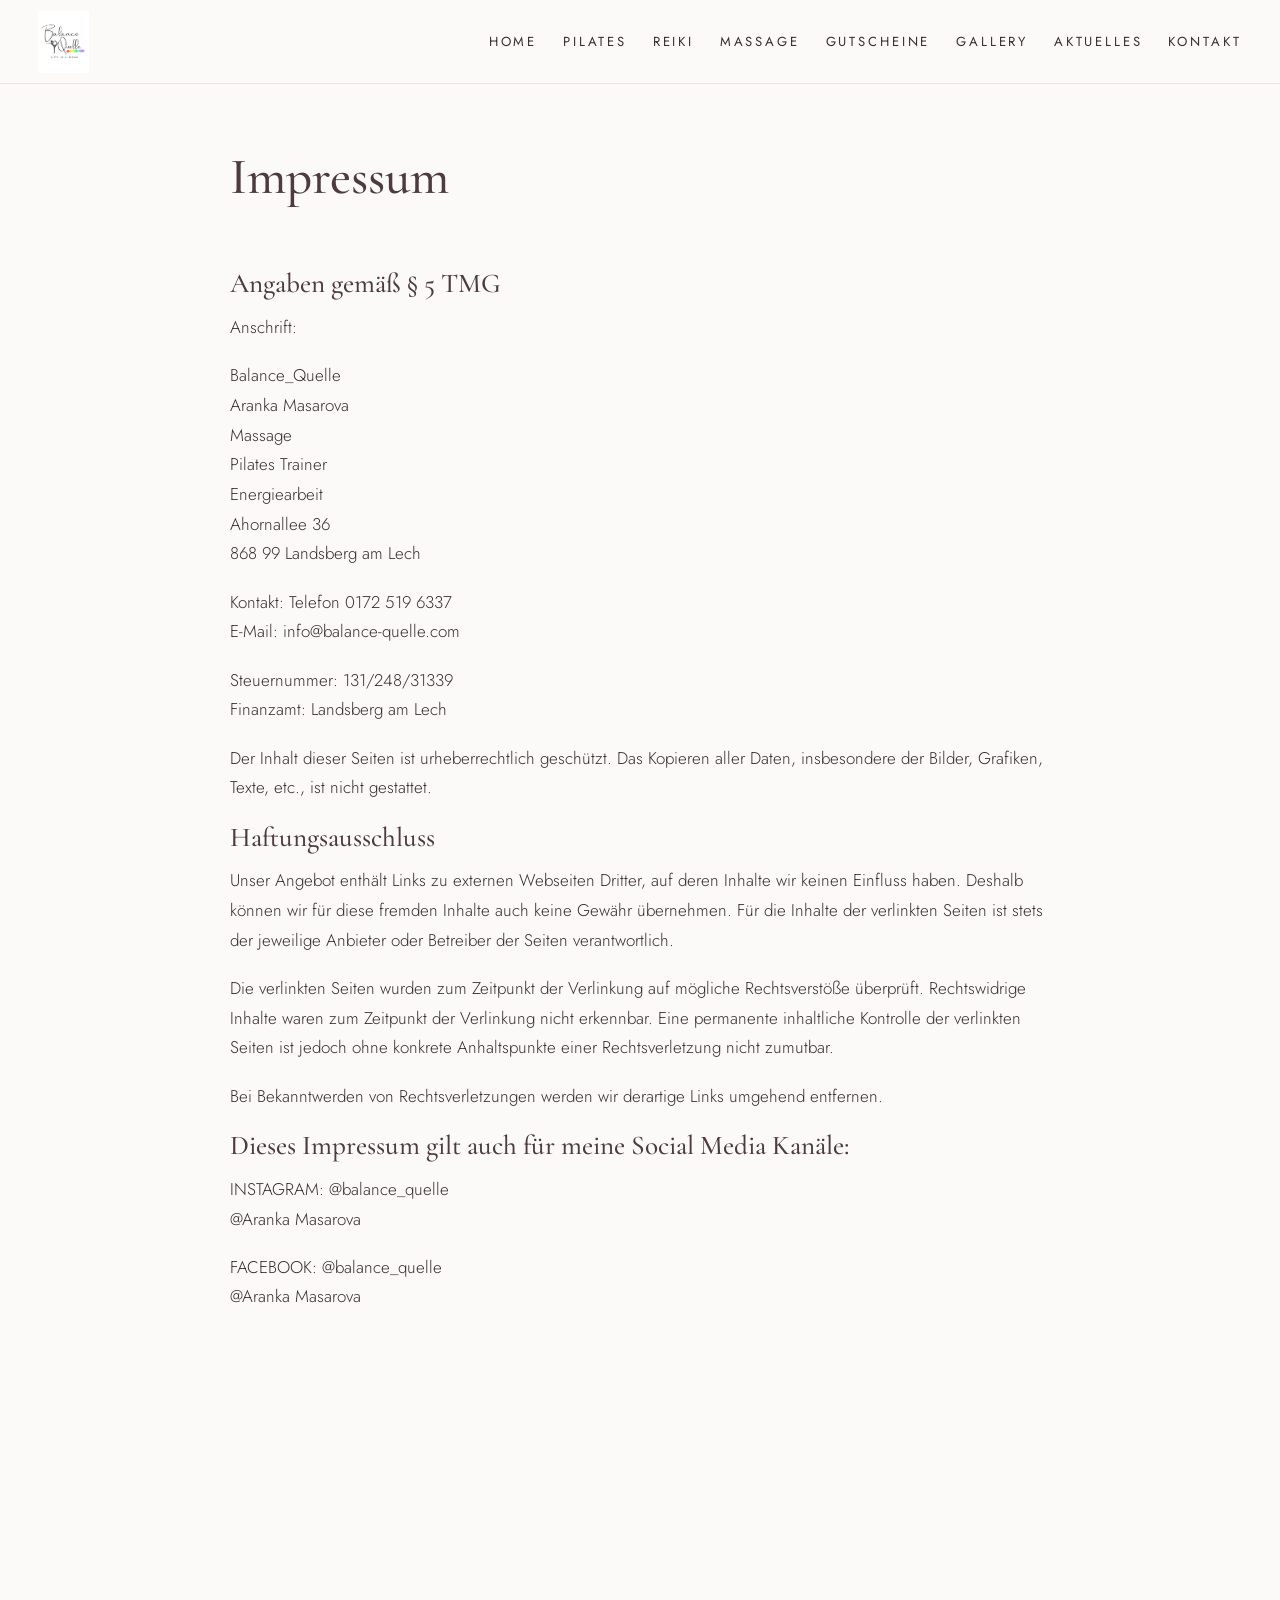
<file: impressum.html>
<!DOCTYPE html>
<html lang="de">
<head>
  <meta charset="UTF-8">
  <meta name="viewport" content="width=device-width, initial-scale=1.0">
  <title>Impressum | Balance Quelle</title>
  <meta name="robots" content="noindex">
  <link rel="icon" type="image/png" href="assets/img/web/logo.png">
  <link rel="preconnect" href="https://fonts.googleapis.com">
  <link rel="preconnect" href="https://fonts.gstatic.com" crossorigin>
  <link href="https://fonts.googleapis.com/css2?family=Cormorant+Garamond:ital,wght@0,400;0,500;0,600;1,400;1,500&family=Jost:wght@300;400;500&display=swap" rel="stylesheet">
  <link rel="stylesheet" href="assets/css/style.css?v=8">
</head>
<body>

<header class="site-header">
  <div class="nav-inner">
    <a class="brand" href="index.html" aria-label="Balance Quelle – Startseite">
      <img src="assets/img/web/logo.png" alt="Balance Quelle – Pilates, Yoga, Reiki, Massage">
    </a>
    <button class="nav-toggle" aria-label="Menü öffnen">
      <span></span><span></span><span></span>
    </button>
    <nav class="main-nav" aria-label="Hauptnavigation">
      <ul>
        <li><a href="index.html">Home</a></li>
        <li><a href="pilates.html">Pilates</a></li>
        <!-- <li><a href="yoga.html">Yoga</a></li> -->
        <li><a href="reiki.html">Reiki</a></li>
        <li><a href="massage.html">Massage</a></li>
        <li><a href="gutscheine.html">Gutscheine</a></li>
        <li><a href="galerie.html">Gallery</a></li>
        <li><a href="aktuelles.html">Aktuelles</a></li>
        <li><a href="index.html#kontakt">Kontakt</a></li>
      </ul>
    </nav>
  </div>
</header>

<main>

  <div class="sheet flat">

  <section class="section" style="padding-top: calc(var(--nav-h) + 4rem);">
    <div class="container legal">
      <h1>Impressum</h1>

      <h3>Angaben gemäß § 5 TMG</h3>
      <p>Anschrift:</p>
      <p>Balance_Quelle<br>
      Aranka Masarova<br>
      Massage<br>
      Pilates Trainer<br>
      Energiearbeit<br>
      Ahornallee 36<br>
      868 99 Landsberg am Lech</p>
      <p>Kontakt: Telefon 0172 519 6337<br>
      E-Mail: info@balance-quelle.com</p>
      <p>Steuernummer: 131/248/31339<br>
      Finanzamt: Landsberg am Lech</p>
      <p>Der Inhalt dieser Seiten ist urheberrechtlich geschützt. Das Kopieren aller Daten, insbesondere der Bilder, Grafiken, Texte, etc., ist nicht gestattet.</p>

      <h3>Haftungsausschluss</h3>
      <p>Unser Angebot enthält Links zu externen Webseiten Dritter, auf deren Inhalte wir keinen Einfluss haben. Deshalb können wir für diese fremden Inhalte auch keine Gewähr übernehmen. Für die Inhalte der verlinkten Seiten ist stets der jeweilige Anbieter oder Betreiber der Seiten verantwortlich.</p>
      <p>Die verlinkten Seiten wurden zum Zeitpunkt der Verlinkung auf mögliche Rechtsverstöße überprüft. Rechtswidrige Inhalte waren zum Zeitpunkt der Verlinkung nicht erkennbar. Eine permanente inhaltliche Kontrolle der verlinkten Seiten ist jedoch ohne konkrete Anhaltspunkte einer Rechtsverletzung nicht zumutbar.</p>
      <p>Bei Bekanntwerden von Rechtsverletzungen werden wir derartige Links umgehend entfernen.</p>

      <h3>Dieses Impressum gilt auch für meine Social Media Kanäle:</h3>
      <p>INSTAGRAM: @balance_quelle<br>
      @Aranka Masarova</p>
      <p>FACEBOOK: @balance_quelle<br>
      @Aranka Masarova</p>
    </div>
  </section>

  </div><!-- /.sheet -->

</main>

<footer class="site-footer">
  <div class="container">
    <div class="footer-grid">
      <img src="assets/img/web/logo-mauve.png" alt="Balance Quelle">
      <nav class="footer-nav" aria-label="Fußnavigation">
        <a href="index.html">Home</a>
        <a href="pilates.html">Pilates</a>
        <a href="reiki.html">Reiki</a>
        <a href="massage.html">Massage</a>
        <a href="gutscheine.html">Gutscheine</a>
        <a href="galerie.html">Gallery</a>
        <a href="aktuelles.html">Aktuelles</a>
        <a href="impressum.html">Impressum</a>
        <a href="datenschutz.html">Datenschutzerklärung</a>
      </nav>
      <div class="social">
        <a href="https://www.instagram.com/balance_quelle/" target="_blank" rel="noopener" aria-label="Instagram">
          <svg viewBox="0 0 24 24" aria-hidden="true"><path d="M12 2.2c3.2 0 3.6 0 4.9.1 1.2.1 1.8.2 2.2.4.6.2 1 .5 1.4.9.4.4.7.8.9 1.4.2.4.4 1 .4 2.2.1 1.3.1 1.7.1 4.9s0 3.6-.1 4.9c-.1 1.2-.2 1.8-.4 2.2-.2.6-.5 1-.9 1.4-.4.4-.8.7-1.4.9-.4.2-1 .4-2.2.4-1.3.1-1.7.1-4.9.1s-3.6 0-4.9-.1c-1.2-.1-1.8-.2-2.2-.4-.6-.2-1-.5-1.4-.9-.4-.4-.7-.8-.9-1.4-.2-.4-.4-1-.4-2.2C2.2 15.6 2.2 15.2 2.2 12s0-3.6.1-4.9c.1-1.2.2-1.8.4-2.2.2-.6.5-1 .9-1.4.4-.4.8-.7 1.4-.9.4-.2 1-.4 2.2-.4C8.4 2.2 8.8 2.2 12 2.2m0-2.2C8.7 0 8.3 0 7 .1 5.8.1 4.9.3 4.1.6c-.8.3-1.5.7-2.2 1.4C1.2 2.7.8 3.4.5 4.2.2 5 .1 5.8 0 7.1 0 8.3 0 8.7 0 12s0 3.7.1 4.9c.1 1.3.3 2.1.5 2.9.3.8.7 1.5 1.4 2.2.7.7 1.4 1.1 2.2 1.4.8.3 1.6.4 2.9.5 1.2.1 1.6.1 4.9.1s3.7 0 4.9-.1c1.3-.1 2.1-.3 2.9-.5.8-.3 1.5-.7 2.2-1.4.7-.7 1.1-1.4 1.4-2.2.3-.8.4-1.6.5-2.9.1-1.2.1-1.6.1-4.9s0-3.7-.1-4.9c-.1-1.3-.3-2.1-.5-2.9-.3-.8-.7-1.5-1.4-2.2C21.3 1.2 20.6.8 19.8.5 19 .2 18.2.1 16.9 0 15.7 0 15.3 0 12 0z"/><path d="M12 5.8A6.2 6.2 0 1 0 18.2 12 6.2 6.2 0 0 0 12 5.8zm0 10.2A4 4 0 1 1 16 12a4 4 0 0 1-4 4z"/><circle cx="18.4" cy="5.6" r="1.4"/></svg>
          <span>@balance_quelle</span>
        </a>
      </div>
    </div>
    <div class="footer-bottom">
      <p>Balance Quelle · Aranka Masarova · Ahornallee 36 · 86899 Landsberg am Lech</p>
    </div>
  </div>
</footer>

<script src="assets/js/main.js?v=4"></script>
</body>
</html>
</file>
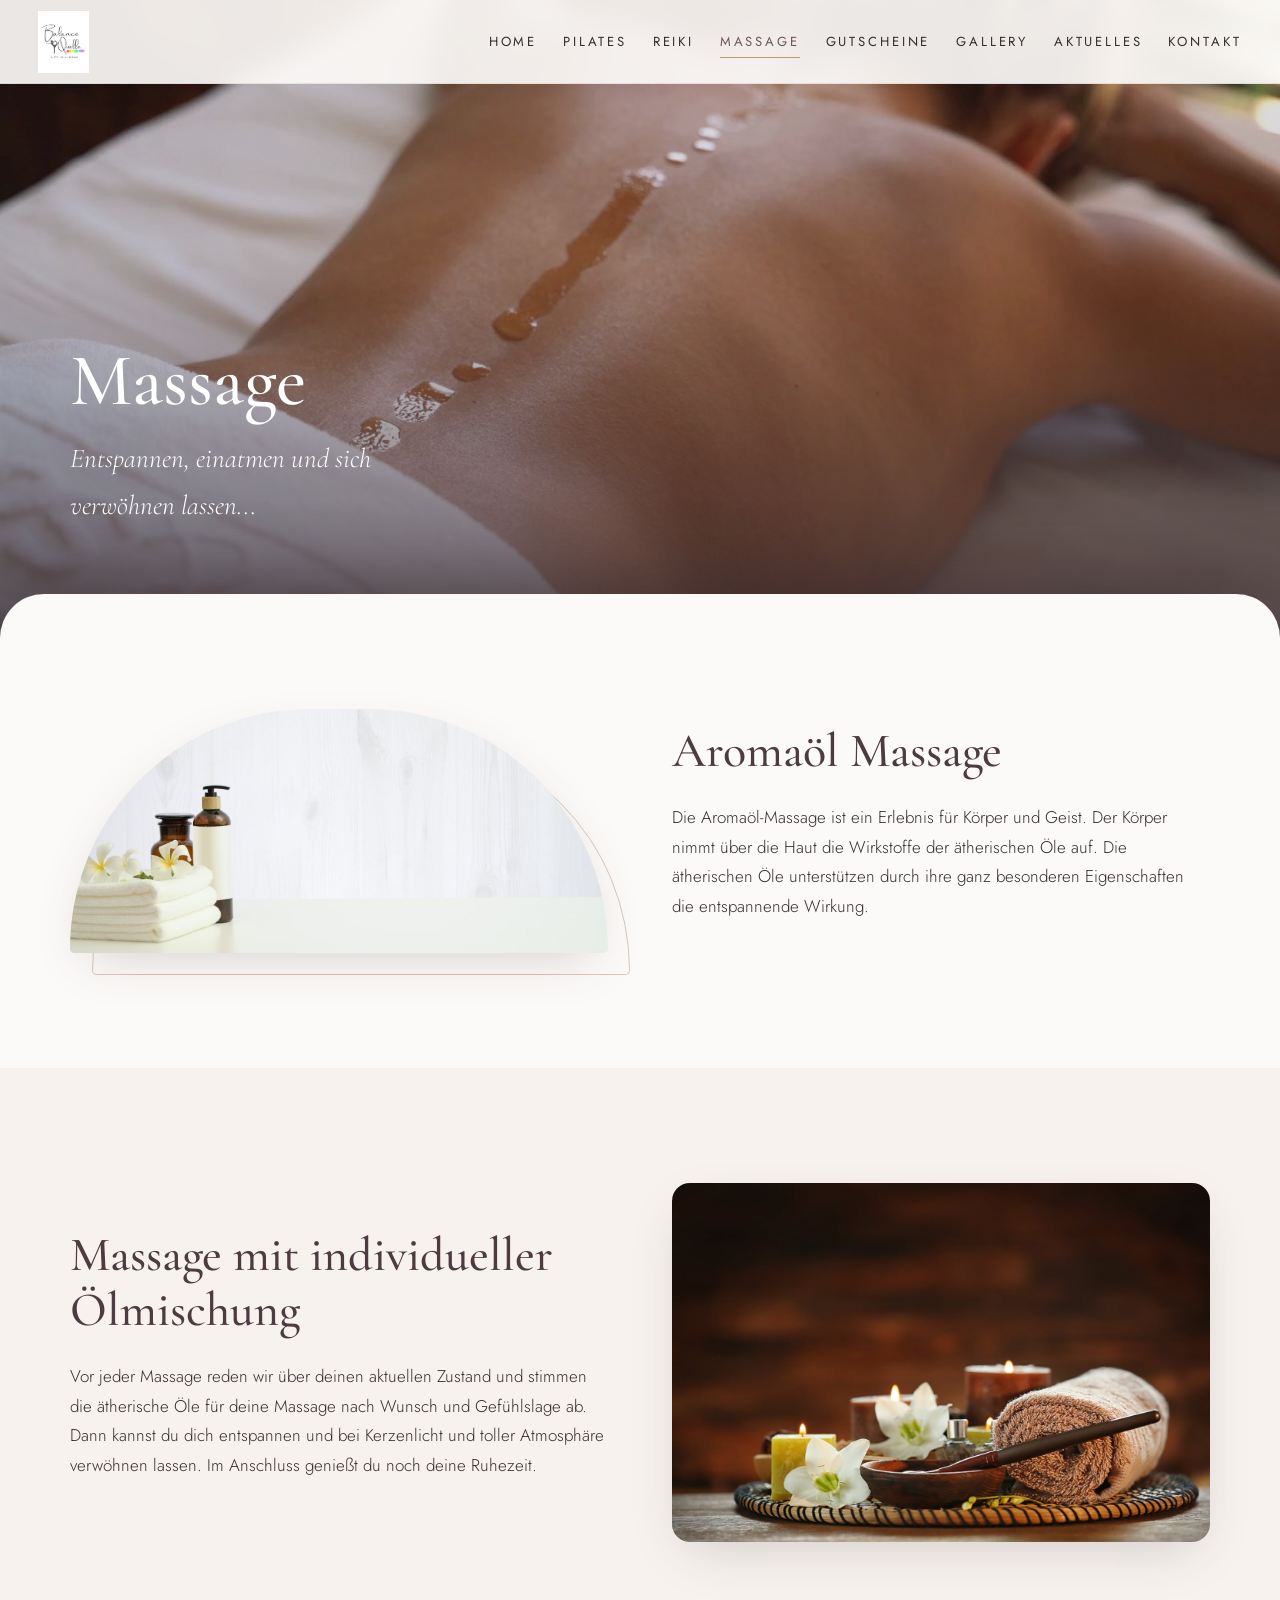
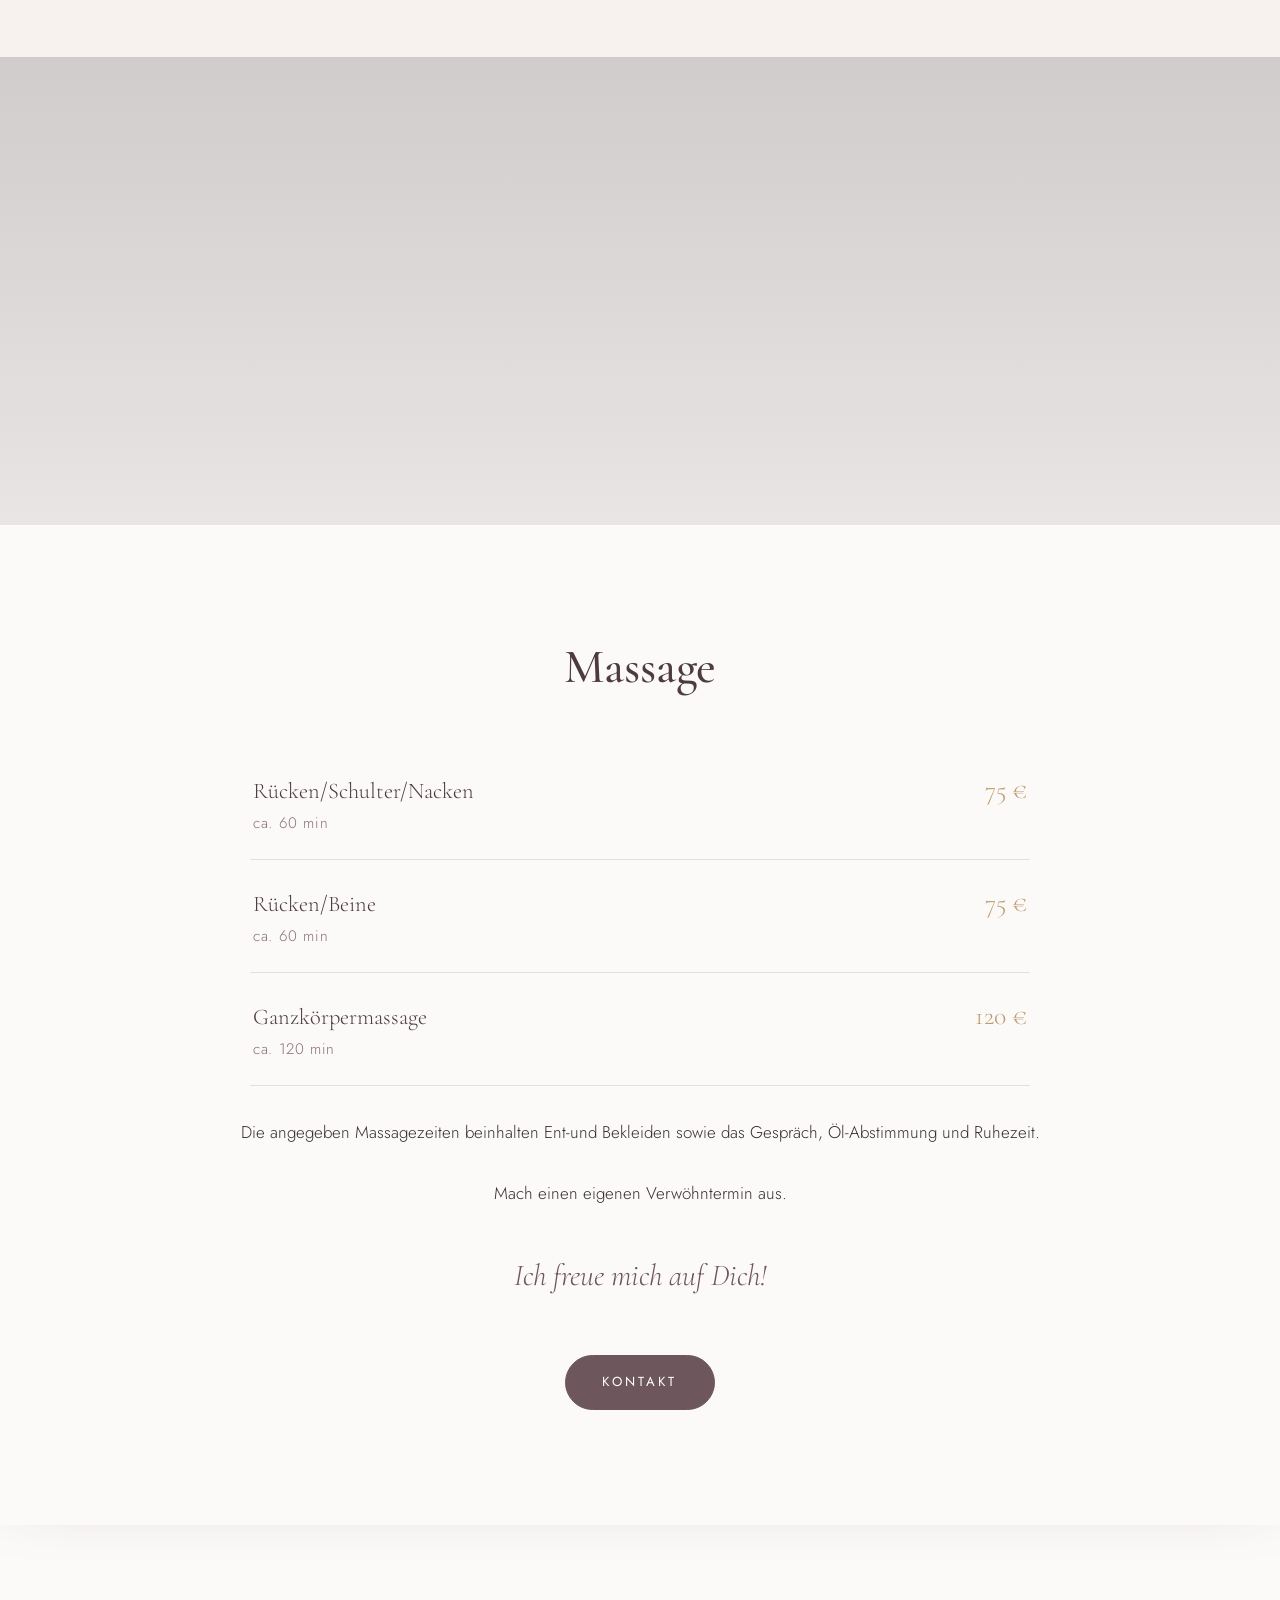
<file: massage.html>
<!DOCTYPE html>
<html lang="de">
<head>
  <meta charset="UTF-8">
  <meta name="viewport" content="width=device-width, initial-scale=1.0">
  <title>Massage | Balance Quelle</title>
  <meta name="description" content="Aromaöl-Massage bei Balance Quelle in Landsberg am Lech – mit individueller Ölmischung.">
  <link rel="icon" type="image/png" href="assets/img/web/logo.png">
  <link rel="preconnect" href="https://fonts.googleapis.com">
  <link rel="preconnect" href="https://fonts.gstatic.com" crossorigin>
  <link href="https://fonts.googleapis.com/css2?family=Cormorant+Garamond:ital,wght@0,400;0,500;0,600;1,400;1,500&family=Jost:wght@300;400;500&display=swap" rel="stylesheet">
  <link rel="stylesheet" href="assets/css/style.css?v=8">
</head>
<body>

<header class="site-header">
  <div class="nav-inner">
    <a class="brand" href="index.html" aria-label="Balance Quelle – Startseite">
      <img src="assets/img/web/logo.png" alt="Balance Quelle – Pilates, Yoga, Reiki, Massage">
    </a>
    <button class="nav-toggle" aria-label="Menü öffnen">
      <span></span><span></span><span></span>
    </button>
    <nav class="main-nav" aria-label="Hauptnavigation">
      <ul>
        <li><a href="index.html">Home</a></li>
        <li><a href="pilates.html">Pilates</a></li>
        <!-- <li><a href="yoga.html">Yoga</a></li> -->
        <li><a href="reiki.html">Reiki</a></li>
        <li><a href="massage.html" aria-current="page">Massage</a></li>
        <li><a href="gutscheine.html">Gutscheine</a></li>
        <li><a href="galerie.html">Gallery</a></li>
        <li><a href="aktuelles.html">Aktuelles</a></li>
        <li><a href="index.html#kontakt">Kontakt</a></li>
      </ul>
    </nav>
  </div>
</header>

<main>

  <section class="page-hero">
    <video class="bg" autoplay muted loop playsinline data-rate="0.7"
           poster="assets/img/web/massage-tisch.jpg" aria-hidden="true">
      <source src="assets/video/massage.mp4" type="video/mp4">
    </video>
    <div class="container">
      <h1>Massage</h1>
      <p class="lede">Entspannen, einatmen und sich verwöhnen lassen...</p>
    </div>
  </section>

  <div class="sheet">

  <section class="section">
    <div class="container split">
      <div class="split-media arch reveal">
        <img src="assets/img/web/massage-oelgiessen.jpg" alt="Aromaöl-Massage">
      </div>
      <div class="reveal">
        <h2>Aromaöl Massage</h2>
        <p>Die Aromaöl-Massage ist ein Erlebnis für Körper und Geist. Der Körper nimmt über die Haut die Wirkstoffe der ätherischen Öle auf. Die ätherischen Öle unterstützen durch ihre ganz besonderen Eigenschaften die entspannende Wirkung.</p>
      </div>
    </div>
  </section>

  <section class="section tinted">
    <div class="container split reverse">
      <div class="split-media reveal">
        <img src="assets/img/web/massage-spa.jpg" alt="Massage mit individueller Ölmischung">
      </div>
      <div class="reveal">
        <h2>Massage mit individueller Ölmischung</h2>
        <p>Vor jeder Massage reden wir über deinen aktuellen Zustand und stimmen die ätherische Öle für deine Massage nach Wunsch und Gefühlslage ab. Dann kannst du dich entspannen und bei Kerzenlicht und toller Atmosphäre verwöhnen lassen. Im Anschluss genießt du noch deine Ruhezeit.</p>
      </div>
    </div>
  </section>

  <!-- Parallaxový pás — pevné pozadí -->
  <div class="parallax-band" style="background-image: url('assets/img/web/massage-rosa.jpg');" role="presentation"></div>

  <section class="section">
    <div class="container">
      <div class="section-head reveal">
        <h2>Massage</h2>
      </div>
      <ul class="price-list reveal" data-preise="massage">
        <li>
          <span class="what">Rücken/Schulter/Nacken<span class="meta">ca. 60 min</span></span>
          <span class="price">75&nbsp;€</span>
        </li>
        <li>
          <span class="what">Rücken/Beine<span class="meta">ca. 60 min</span></span>
          <span class="price">75&nbsp;€</span>
        </li>
        <li>
          <span class="what">Ganzkörpermassage<span class="meta">ca. 120 min</span></span>
          <span class="price">120&nbsp;€</span>
        </li>
      </ul>
      <p class="price-note reveal">Die angegeben Massagezeiten beinhalten Ent-und Bekleiden sowie das Gespräch, Öl-Abstimmung und Ruhezeit.</p>
      <p class="price-note reveal">Mach einen eigenen Verwöhntermin aus.</p>
      <div class="reveal" style="text-align:center; margin-top:2.5rem;">
        <p class="closing">Ich freue mich auf Dich!</p>
        <a class="btn solid" href="index.html#kontakt" style="margin-top:1.4rem;">Kontakt</a>
      </div>
    </div>
  </section>

  </div><!-- /.sheet -->

</main>

<footer class="site-footer">
  <div class="container">
    <div class="footer-grid">
      <img src="assets/img/web/logo-mauve.png" alt="Balance Quelle">
      <nav class="footer-nav" aria-label="Fußnavigation">
        <a href="index.html">Home</a>
        <a href="pilates.html">Pilates</a>
        <a href="reiki.html">Reiki</a>
        <a href="massage.html">Massage</a>
        <a href="gutscheine.html">Gutscheine</a>
        <a href="galerie.html">Gallery</a>
        <a href="aktuelles.html">Aktuelles</a>
        <a href="impressum.html">Impressum</a>
        <a href="datenschutz.html">Datenschutzerklärung</a>
      </nav>
      <div class="social">
        <a href="https://www.instagram.com/balance_quelle/" target="_blank" rel="noopener" aria-label="Instagram">
          <svg viewBox="0 0 24 24" aria-hidden="true"><path d="M12 2.2c3.2 0 3.6 0 4.9.1 1.2.1 1.8.2 2.2.4.6.2 1 .5 1.4.9.4.4.7.8.9 1.4.2.4.4 1 .4 2.2.1 1.3.1 1.7.1 4.9s0 3.6-.1 4.9c-.1 1.2-.2 1.8-.4 2.2-.2.6-.5 1-.9 1.4-.4.4-.8.7-1.4.9-.4.2-1 .4-2.2.4-1.3.1-1.7.1-4.9.1s-3.6 0-4.9-.1c-1.2-.1-1.8-.2-2.2-.4-.6-.2-1-.5-1.4-.9-.4-.4-.7-.8-.9-1.4-.2-.4-.4-1-.4-2.2C2.2 15.6 2.2 15.2 2.2 12s0-3.6.1-4.9c.1-1.2.2-1.8.4-2.2.2-.6.5-1 .9-1.4.4-.4.8-.7 1.4-.9.4-.2 1-.4 2.2-.4C8.4 2.2 8.8 2.2 12 2.2m0-2.2C8.7 0 8.3 0 7 .1 5.8.1 4.9.3 4.1.6c-.8.3-1.5.7-2.2 1.4C1.2 2.7.8 3.4.5 4.2.2 5 .1 5.8 0 7.1 0 8.3 0 8.7 0 12s0 3.7.1 4.9c.1 1.3.3 2.1.5 2.9.3.8.7 1.5 1.4 2.2.7.7 1.4 1.1 2.2 1.4.8.3 1.6.4 2.9.5 1.2.1 1.6.1 4.9.1s3.7 0 4.9-.1c1.3-.1 2.1-.3 2.9-.5.8-.3 1.5-.7 2.2-1.4.7-.7 1.1-1.4 1.4-2.2.3-.8.4-1.6.5-2.9.1-1.2.1-1.6.1-4.9s0-3.7-.1-4.9c-.1-1.3-.3-2.1-.5-2.9-.3-.8-.7-1.5-1.4-2.2C21.3 1.2 20.6.8 19.8.5 19 .2 18.2.1 16.9 0 15.7 0 15.3 0 12 0z"/><path d="M12 5.8A6.2 6.2 0 1 0 18.2 12 6.2 6.2 0 0 0 12 5.8zm0 10.2A4 4 0 1 1 16 12a4 4 0 0 1-4 4z"/><circle cx="18.4" cy="5.6" r="1.4"/></svg>
          <span>@balance_quelle</span>
        </a>
      </div>
    </div>
    <div class="footer-bottom">
      <p>Balance Quelle · Aranka Masarova · Ahornallee 36 · 86899 Landsberg am Lech</p>
    </div>
  </div>
</footer>

<script src="assets/js/main.js?v=4"></script>
<script src="assets/js/cms-content.js?v=2"></script>
</body>
</html>
</file>
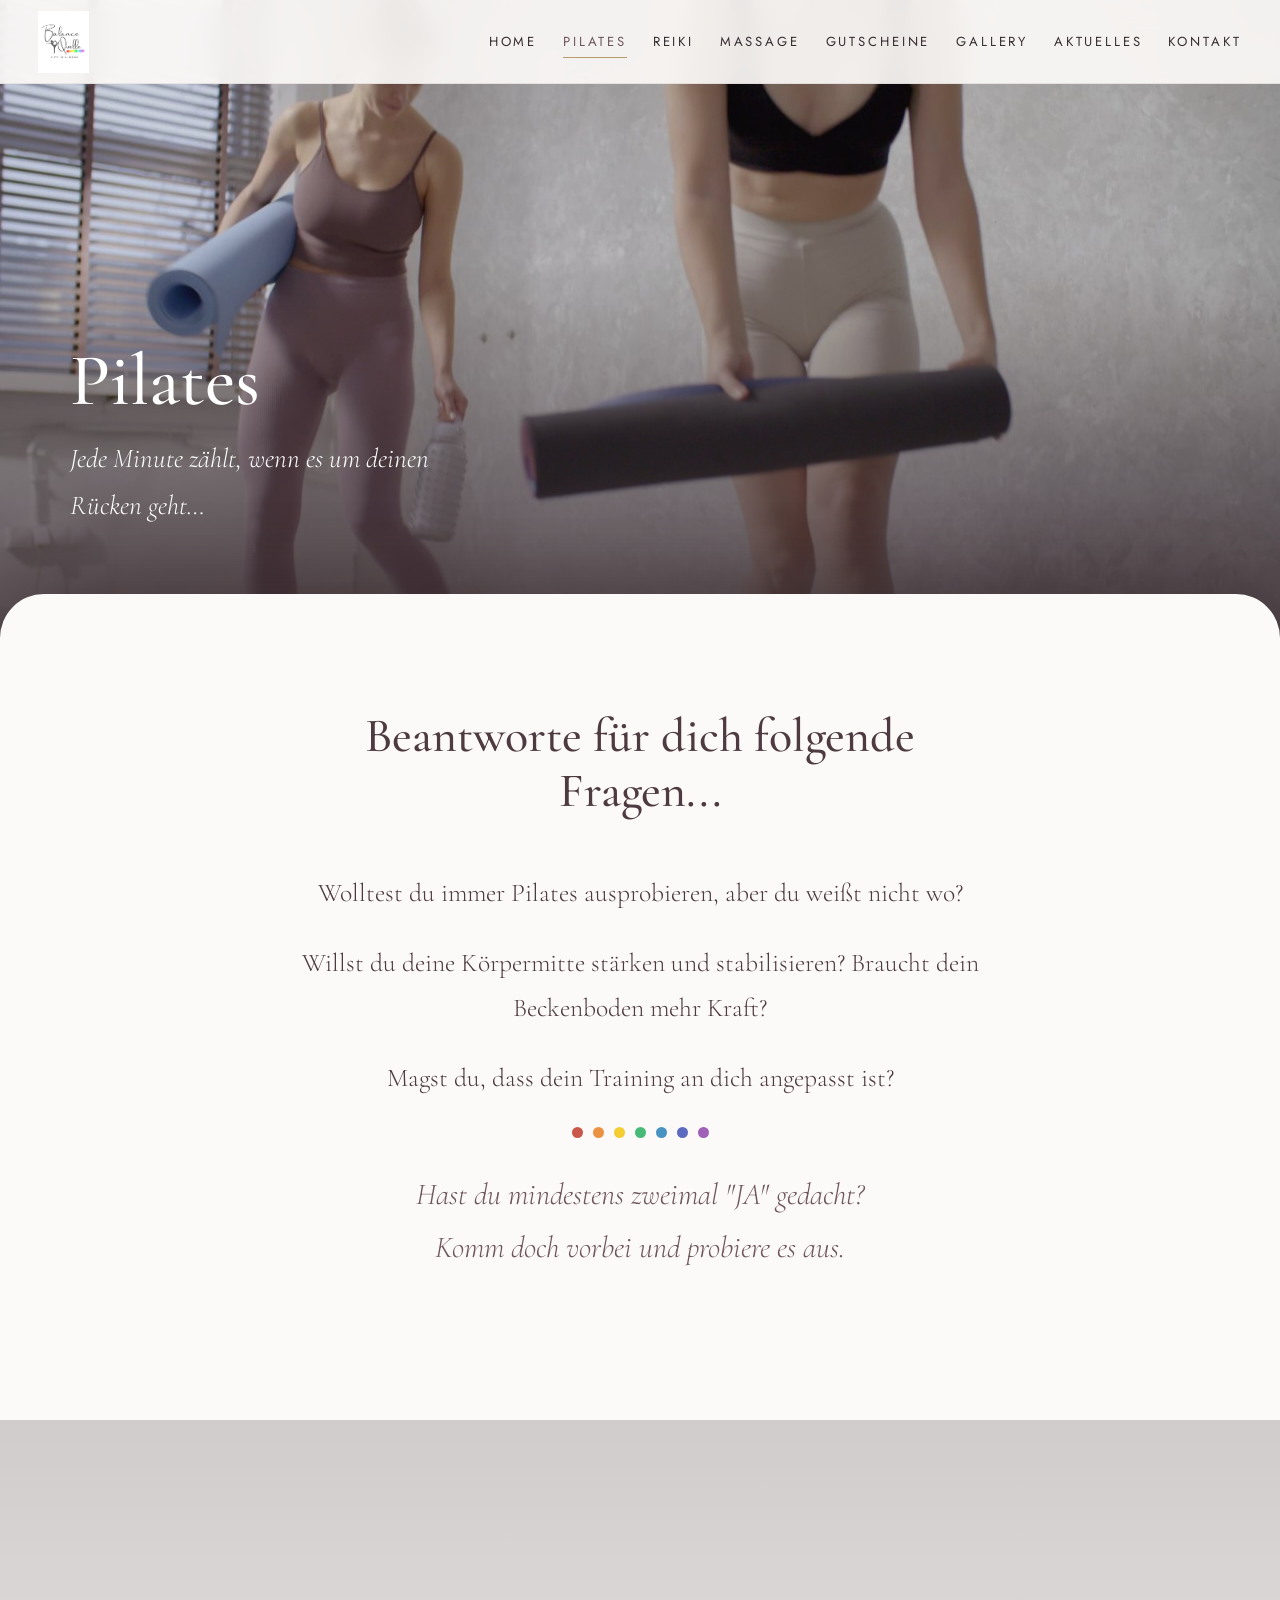
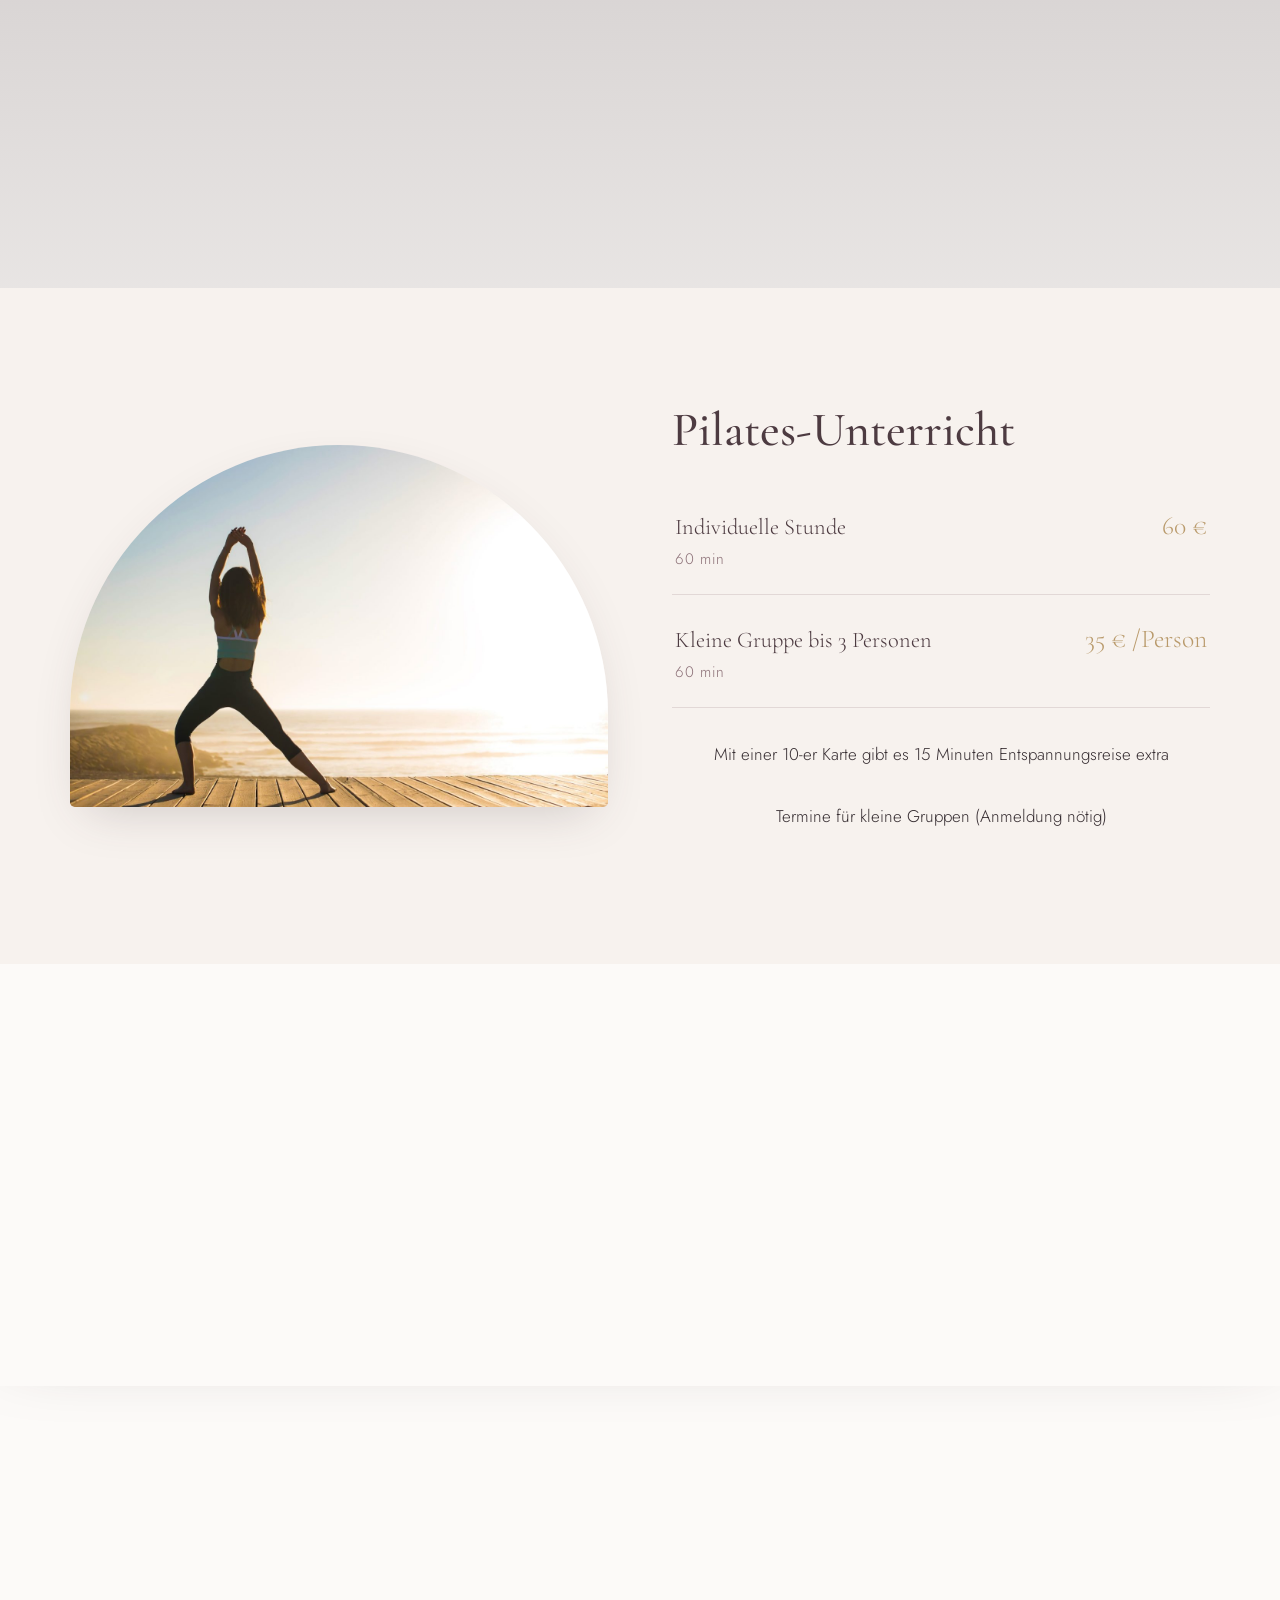
<file: pilates.html>
<!DOCTYPE html>
<html lang="de">
<head>
  <meta charset="UTF-8">
  <meta name="viewport" content="width=device-width, initial-scale=1.0">
  <title>Pilates | Balance Quelle</title>
  <meta name="description" content="Pilates bei Balance Quelle in Landsberg am Lech – individuelle Stunden und kleine Gruppen.">
  <link rel="icon" type="image/png" href="assets/img/web/logo.png">
  <link rel="preconnect" href="https://fonts.googleapis.com">
  <link rel="preconnect" href="https://fonts.gstatic.com" crossorigin>
  <link href="https://fonts.googleapis.com/css2?family=Cormorant+Garamond:ital,wght@0,400;0,500;0,600;1,400;1,500&family=Jost:wght@300;400;500&display=swap" rel="stylesheet">
  <link rel="stylesheet" href="assets/css/style.css?v=8">
</head>
<body>

<header class="site-header">
  <div class="nav-inner">
    <a class="brand" href="index.html" aria-label="Balance Quelle – Startseite">
      <img src="assets/img/web/logo.png" alt="Balance Quelle – Pilates, Yoga, Reiki, Massage">
    </a>
    <button class="nav-toggle" aria-label="Menü öffnen">
      <span></span><span></span><span></span>
    </button>
    <nav class="main-nav" aria-label="Hauptnavigation">
      <ul>
        <li><a href="index.html">Home</a></li>
        <li><a href="pilates.html" aria-current="page">Pilates</a></li>
        <!-- <li><a href="yoga.html">Yoga</a></li> -->
        <li><a href="reiki.html">Reiki</a></li>
        <li><a href="massage.html">Massage</a></li>
        <li><a href="gutscheine.html">Gutscheine</a></li>
        <li><a href="galerie.html">Gallery</a></li>
        <li><a href="aktuelles.html">Aktuelles</a></li>
        <li><a href="index.html#kontakt">Kontakt</a></li>
      </ul>
    </nav>
  </div>
</header>

<main>

  <section class="page-hero">
    <video class="bg" autoplay muted loop playsinline data-rate="0.7"
           poster="assets/img/web/pilates-figur.jpg" aria-hidden="true">
      <source src="assets/video/pilates.mp4" type="video/mp4">
    </video>
    <div class="container">
      <h1>Pilates</h1>
      <p class="lede">Jede Minute zählt, wenn es um deinen Rücken geht…</p>
    </div>
  </section>

  <div class="sheet">

  <section class="section">
    <div class="container">
      <div class="section-head reveal">
        <h2>Beantworte für dich folgende Fragen...</h2>
      </div>
      <div class="questions reveal">
        <p>Wolltest du immer Pilates ausprobieren, aber du weißt nicht wo?</p>
        <p>Willst du deine Körpermitte stärken und stabilisieren? Braucht dein Beckenboden mehr Kraft?</p>
        <p>Magst du, dass dein Training an dich angepasst ist?</p>
      </div>
      <ul class="chakra-dots reveal" aria-hidden="true">
        <li></li><li></li><li></li><li></li><li></li><li></li><li></li>
      </ul>
      <p class="closing reveal">Hast du mindestens zweimal "JA" gedacht?<br>Komm doch vorbei und probiere es aus.</p>
    </div>
  </section>

  <!-- Parallaxový pás — pevné pozadí -->
  <div class="parallax-band" style="background-image: url('assets/img/web/pilates-gruppe.jpg');" role="presentation"></div>

  <section class="section tinted">
    <div class="container split">
      <div class="split-media arch reveal">
        <img src="assets/img/web/pilates-matte.jpg" alt="Pilates-Matte">
      </div>
      <div class="reveal">
        <h2>Pilates-Unterricht</h2>
        <ul class="price-list" data-preise="pilates">
          <li>
            <span class="what">Individuelle Stunde<span class="meta">60 min</span></span>
            <span class="price">60&nbsp;€</span>
          </li>
          <li>
            <span class="what">Kleine Gruppe bis 3 Personen<span class="meta">60 min</span></span>
            <span class="price">35&nbsp;€&nbsp;/Person</span>
          </li>
        </ul>
        <p class="price-note">Mit einer 10-er Karte gibt es 15 Minuten Entspannungsreise extra</p>
        <p class="price-note">Termine für kleine Gruppen (Anmeldung nötig)</p>
      </div>
    </div>
  </section>

  <section class="section">
    <div class="container reveal" style="text-align:center;">
      <p class="closing">Ich freue mich auf Dich!</p>
      <a class="btn solid" href="index.html#kontakt" style="margin-top:1.4rem;">Kontakt</a>
    </div>
  </section>

  </div><!-- /.sheet -->

</main>

<footer class="site-footer">
  <div class="container">
    <div class="footer-grid">
      <img src="assets/img/web/logo-mauve.png" alt="Balance Quelle">
      <nav class="footer-nav" aria-label="Fußnavigation">
        <a href="index.html">Home</a>
        <a href="pilates.html">Pilates</a>
        <a href="reiki.html">Reiki</a>
        <a href="massage.html">Massage</a>
        <a href="gutscheine.html">Gutscheine</a>
        <a href="galerie.html">Gallery</a>
        <a href="aktuelles.html">Aktuelles</a>
        <a href="impressum.html">Impressum</a>
        <a href="datenschutz.html">Datenschutzerklärung</a>
      </nav>
      <div class="social">
        <a href="https://www.instagram.com/balance_quelle/" target="_blank" rel="noopener" aria-label="Instagram">
          <svg viewBox="0 0 24 24" aria-hidden="true"><path d="M12 2.2c3.2 0 3.6 0 4.9.1 1.2.1 1.8.2 2.2.4.6.2 1 .5 1.4.9.4.4.7.8.9 1.4.2.4.4 1 .4 2.2.1 1.3.1 1.7.1 4.9s0 3.6-.1 4.9c-.1 1.2-.2 1.8-.4 2.2-.2.6-.5 1-.9 1.4-.4.4-.8.7-1.4.9-.4.2-1 .4-2.2.4-1.3.1-1.7.1-4.9.1s-3.6 0-4.9-.1c-1.2-.1-1.8-.2-2.2-.4-.6-.2-1-.5-1.4-.9-.4-.4-.7-.8-.9-1.4-.2-.4-.4-1-.4-2.2C2.2 15.6 2.2 15.2 2.2 12s0-3.6.1-4.9c.1-1.2.2-1.8.4-2.2.2-.6.5-1 .9-1.4.4-.4.8-.7 1.4-.9.4-.2 1-.4 2.2-.4C8.4 2.2 8.8 2.2 12 2.2m0-2.2C8.7 0 8.3 0 7 .1 5.8.1 4.9.3 4.1.6c-.8.3-1.5.7-2.2 1.4C1.2 2.7.8 3.4.5 4.2.2 5 .1 5.8 0 7.1 0 8.3 0 8.7 0 12s0 3.7.1 4.9c.1 1.3.3 2.1.5 2.9.3.8.7 1.5 1.4 2.2.7.7 1.4 1.1 2.2 1.4.8.3 1.6.4 2.9.5 1.2.1 1.6.1 4.9.1s3.7 0 4.9-.1c1.3-.1 2.1-.3 2.9-.5.8-.3 1.5-.7 2.2-1.4.7-.7 1.1-1.4 1.4-2.2.3-.8.4-1.6.5-2.9.1-1.2.1-1.6.1-4.9s0-3.7-.1-4.9c-.1-1.3-.3-2.1-.5-2.9-.3-.8-.7-1.5-1.4-2.2C21.3 1.2 20.6.8 19.8.5 19 .2 18.2.1 16.9 0 15.7 0 15.3 0 12 0z"/><path d="M12 5.8A6.2 6.2 0 1 0 18.2 12 6.2 6.2 0 0 0 12 5.8zm0 10.2A4 4 0 1 1 16 12a4 4 0 0 1-4 4z"/><circle cx="18.4" cy="5.6" r="1.4"/></svg>
          <span>@balance_quelle</span>
        </a>
      </div>
    </div>
    <div class="footer-bottom">
      <p>Balance Quelle · Aranka Masarova · Ahornallee 36 · 86899 Landsberg am Lech</p>
    </div>
  </div>
</footer>

<script src="assets/js/main.js?v=4"></script>
<script src="assets/js/cms-content.js?v=2"></script>
</body>
</html>
</file>
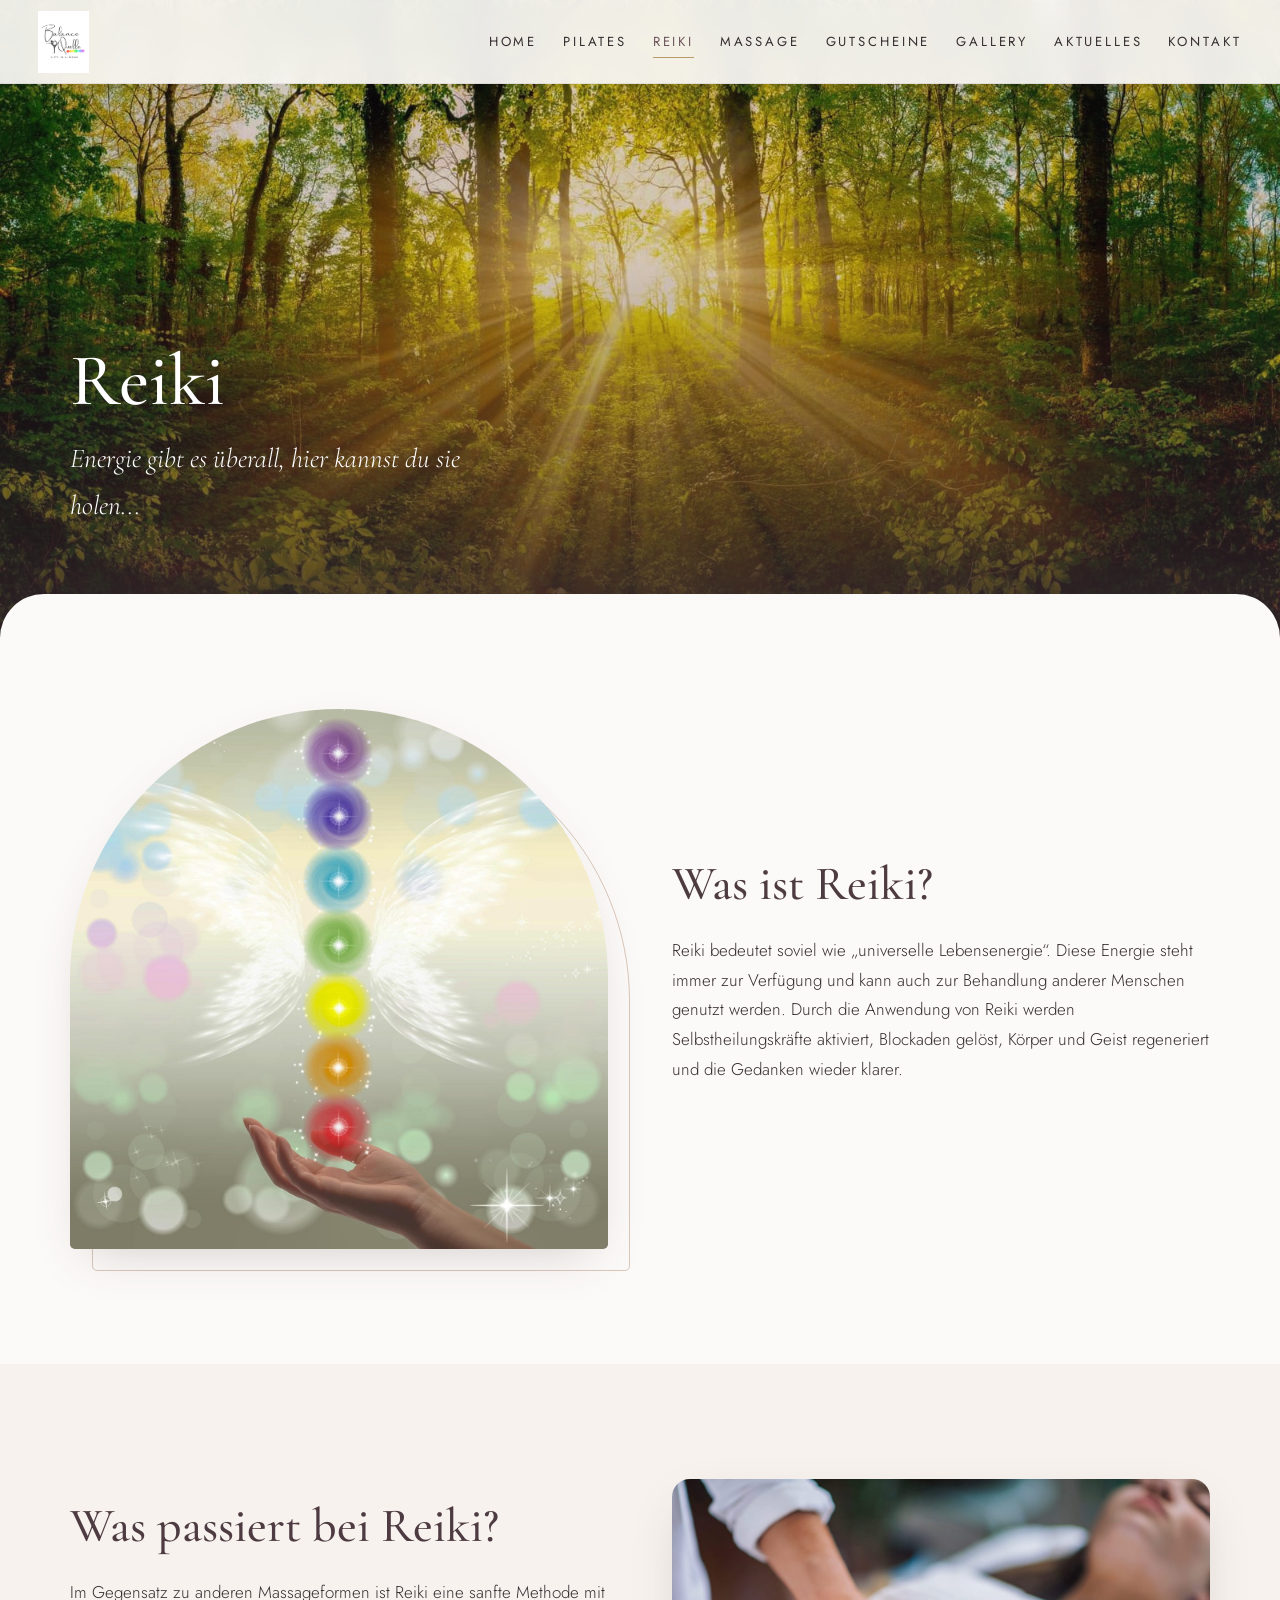
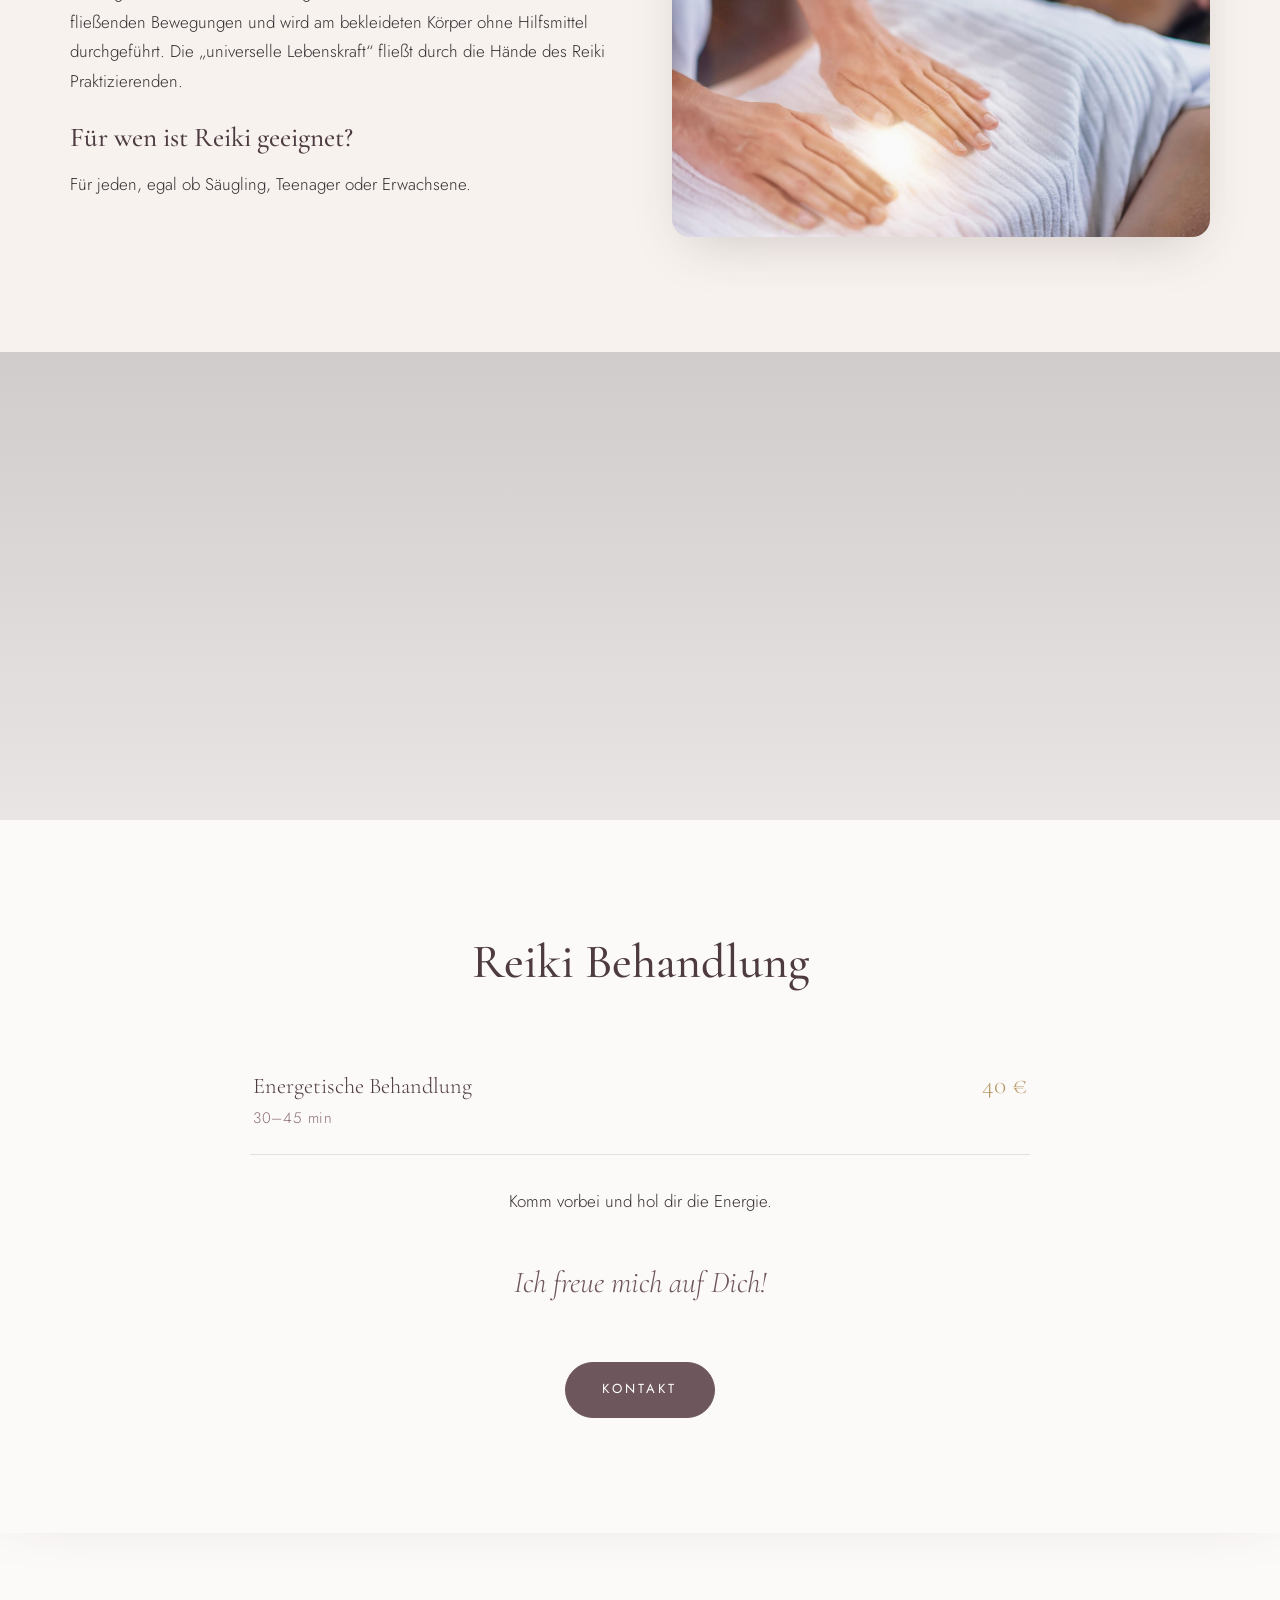
<file: reiki.html>
<!DOCTYPE html>
<html lang="de">
<head>
  <meta charset="UTF-8">
  <meta name="viewport" content="width=device-width, initial-scale=1.0">
  <title>Reiki | Balance Quelle</title>
  <meta name="description" content="Reiki bei Balance Quelle in Landsberg am Lech – energetische Behandlung.">
  <link rel="icon" type="image/png" href="assets/img/web/logo.png">
  <link rel="preconnect" href="https://fonts.googleapis.com">
  <link rel="preconnect" href="https://fonts.gstatic.com" crossorigin>
  <link href="https://fonts.googleapis.com/css2?family=Cormorant+Garamond:ital,wght@0,400;0,500;0,600;1,400;1,500&family=Jost:wght@300;400;500&display=swap" rel="stylesheet">
  <link rel="stylesheet" href="assets/css/style.css?v=8">
</head>
<body>

<header class="site-header">
  <div class="nav-inner">
    <a class="brand" href="index.html" aria-label="Balance Quelle – Startseite">
      <img src="assets/img/web/logo.png" alt="Balance Quelle – Pilates, Yoga, Reiki, Massage">
    </a>
    <button class="nav-toggle" aria-label="Menü öffnen">
      <span></span><span></span><span></span>
    </button>
    <nav class="main-nav" aria-label="Hauptnavigation">
      <ul>
        <li><a href="index.html">Home</a></li>
        <li><a href="pilates.html">Pilates</a></li>
        <!-- <li><a href="yoga.html">Yoga</a></li> -->
        <li><a href="reiki.html" aria-current="page">Reiki</a></li>
        <li><a href="massage.html">Massage</a></li>
        <li><a href="gutscheine.html">Gutscheine</a></li>
        <li><a href="galerie.html">Gallery</a></li>
        <li><a href="aktuelles.html">Aktuelles</a></li>
        <li><a href="index.html#kontakt">Kontakt</a></li>
      </ul>
    </nav>
  </div>
</header>

<main>

  <section class="page-hero">
    <img class="bg" src="assets/img/web/reiki-wald.jpg" alt="">
    <div class="container">
      <h1>Reiki</h1>
      <p class="lede">Energie gibt es überall, hier kannst du sie holen...</p>
    </div>
  </section>

  <div class="sheet">

  <section class="section">
    <div class="container split">
      <div class="split-media arch reveal">
        <img src="assets/img/web/reiki-chakren.jpg" alt="Chakren">
      </div>
      <div class="reveal">
        <h2>Was ist Reiki?</h2>
        <p>Reiki bedeutet soviel wie „universelle Lebensenergie“. Diese Energie steht immer zur Verfügung und kann auch zur Behandlung anderer Menschen genutzt werden. Durch die Anwendung von Reiki werden Selbstheilungskräfte aktiviert, Blockaden gelöst, Körper und Geist regeneriert und die Gedanken wieder klarer.</p>
      </div>
    </div>
  </section>

  <section class="section tinted">
    <div class="container split reverse">
      <div class="split-media reveal">
        <img src="assets/img/web/reiki-behandlung.jpg" alt="Reiki-Behandlung">
      </div>
      <div class="reveal">
        <h2>Was passiert bei Reiki?</h2>
        <p>Im Gegensatz zu anderen Massageformen ist Reiki eine sanfte Methode mit fließenden Bewegungen und wird am bekleideten Körper ohne Hilfsmittel durchgeführt. Die „universelle Lebenskraft“ fließt durch die Hände des Reiki Praktizierenden.</p>
        <h3 style="margin-top:1.6rem;">Für wen ist Reiki geeignet?</h3>
        <p>Für jeden, egal ob Säugling, Teenager oder Erwachsene.</p>
      </div>
    </div>
  </section>

  <!-- Parallaxový pás — pevné pozadí -->
  <div class="parallax-band" style="background-image: url('assets/img/web/reiki-hand.jpg');" role="presentation"></div>

  <section class="section">
    <div class="container">
      <div class="section-head reveal">
        <h2>Reiki Behandlung</h2>
      </div>
      <ul class="price-list reveal" data-preise="reiki">
        <li>
          <span class="what">Energetische Behandlung<span class="meta">30–45 min</span></span>
          <span class="price">40&nbsp;€</span>
        </li>
      </ul>
      <p class="price-note reveal">Komm vorbei und hol dir die Energie.</p>
      <div class="reveal" style="text-align:center; margin-top:2.5rem;">
        <p class="closing">Ich freue mich auf Dich!</p>
        <a class="btn solid" href="index.html#kontakt" style="margin-top:1.4rem;">Kontakt</a>
      </div>
    </div>
  </section>

  </div><!-- /.sheet -->

</main>

<footer class="site-footer">
  <div class="container">
    <div class="footer-grid">
      <img src="assets/img/web/logo-mauve.png" alt="Balance Quelle">
      <nav class="footer-nav" aria-label="Fußnavigation">
        <a href="index.html">Home</a>
        <a href="pilates.html">Pilates</a>
        <a href="reiki.html">Reiki</a>
        <a href="massage.html">Massage</a>
        <a href="gutscheine.html">Gutscheine</a>
        <a href="galerie.html">Gallery</a>
        <a href="aktuelles.html">Aktuelles</a>
        <a href="impressum.html">Impressum</a>
        <a href="datenschutz.html">Datenschutzerklärung</a>
      </nav>
      <div class="social">
        <a href="https://www.instagram.com/balance_quelle/" target="_blank" rel="noopener" aria-label="Instagram">
          <svg viewBox="0 0 24 24" aria-hidden="true"><path d="M12 2.2c3.2 0 3.6 0 4.9.1 1.2.1 1.8.2 2.2.4.6.2 1 .5 1.4.9.4.4.7.8.9 1.4.2.4.4 1 .4 2.2.1 1.3.1 1.7.1 4.9s0 3.6-.1 4.9c-.1 1.2-.2 1.8-.4 2.2-.2.6-.5 1-.9 1.4-.4.4-.8.7-1.4.9-.4.2-1 .4-2.2.4-1.3.1-1.7.1-4.9.1s-3.6 0-4.9-.1c-1.2-.1-1.8-.2-2.2-.4-.6-.2-1-.5-1.4-.9-.4-.4-.7-.8-.9-1.4-.2-.4-.4-1-.4-2.2C2.2 15.6 2.2 15.2 2.2 12s0-3.6.1-4.9c.1-1.2.2-1.8.4-2.2.2-.6.5-1 .9-1.4.4-.4.8-.7 1.4-.9.4-.2 1-.4 2.2-.4C8.4 2.2 8.8 2.2 12 2.2m0-2.2C8.7 0 8.3 0 7 .1 5.8.1 4.9.3 4.1.6c-.8.3-1.5.7-2.2 1.4C1.2 2.7.8 3.4.5 4.2.2 5 .1 5.8 0 7.1 0 8.3 0 8.7 0 12s0 3.7.1 4.9c.1 1.3.3 2.1.5 2.9.3.8.7 1.5 1.4 2.2.7.7 1.4 1.1 2.2 1.4.8.3 1.6.4 2.9.5 1.2.1 1.6.1 4.9.1s3.7 0 4.9-.1c1.3-.1 2.1-.3 2.9-.5.8-.3 1.5-.7 2.2-1.4.7-.7 1.1-1.4 1.4-2.2.3-.8.4-1.6.5-2.9.1-1.2.1-1.6.1-4.9s0-3.7-.1-4.9c-.1-1.3-.3-2.1-.5-2.9-.3-.8-.7-1.5-1.4-2.2C21.3 1.2 20.6.8 19.8.5 19 .2 18.2.1 16.9 0 15.7 0 15.3 0 12 0z"/><path d="M12 5.8A6.2 6.2 0 1 0 18.2 12 6.2 6.2 0 0 0 12 5.8zm0 10.2A4 4 0 1 1 16 12a4 4 0 0 1-4 4z"/><circle cx="18.4" cy="5.6" r="1.4"/></svg>
          <span>@balance_quelle</span>
        </a>
      </div>
    </div>
    <div class="footer-bottom">
      <p>Balance Quelle · Aranka Masarova · Ahornallee 36 · 86899 Landsberg am Lech</p>
    </div>
  </div>
</footer>

<script src="assets/js/main.js?v=4"></script>
<script src="assets/js/cms-content.js?v=2"></script>
</body>
</html>
</file>
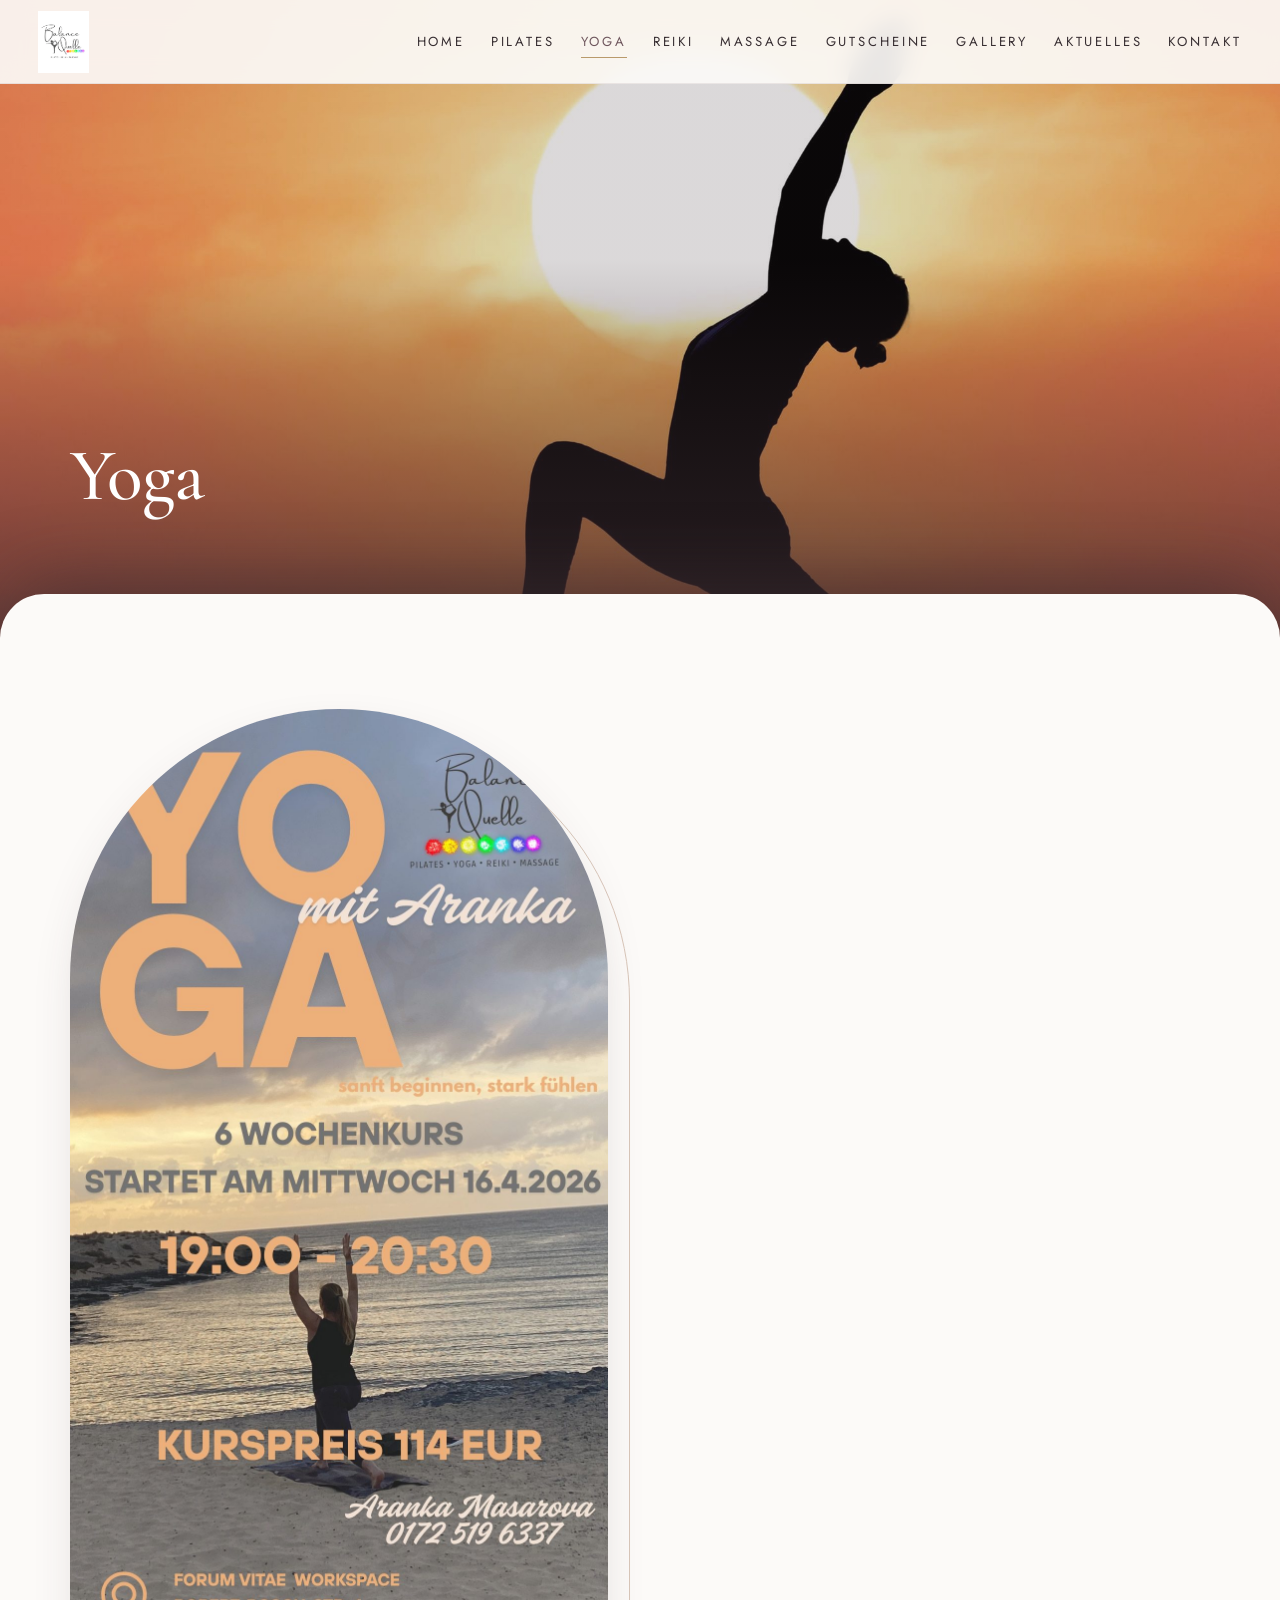
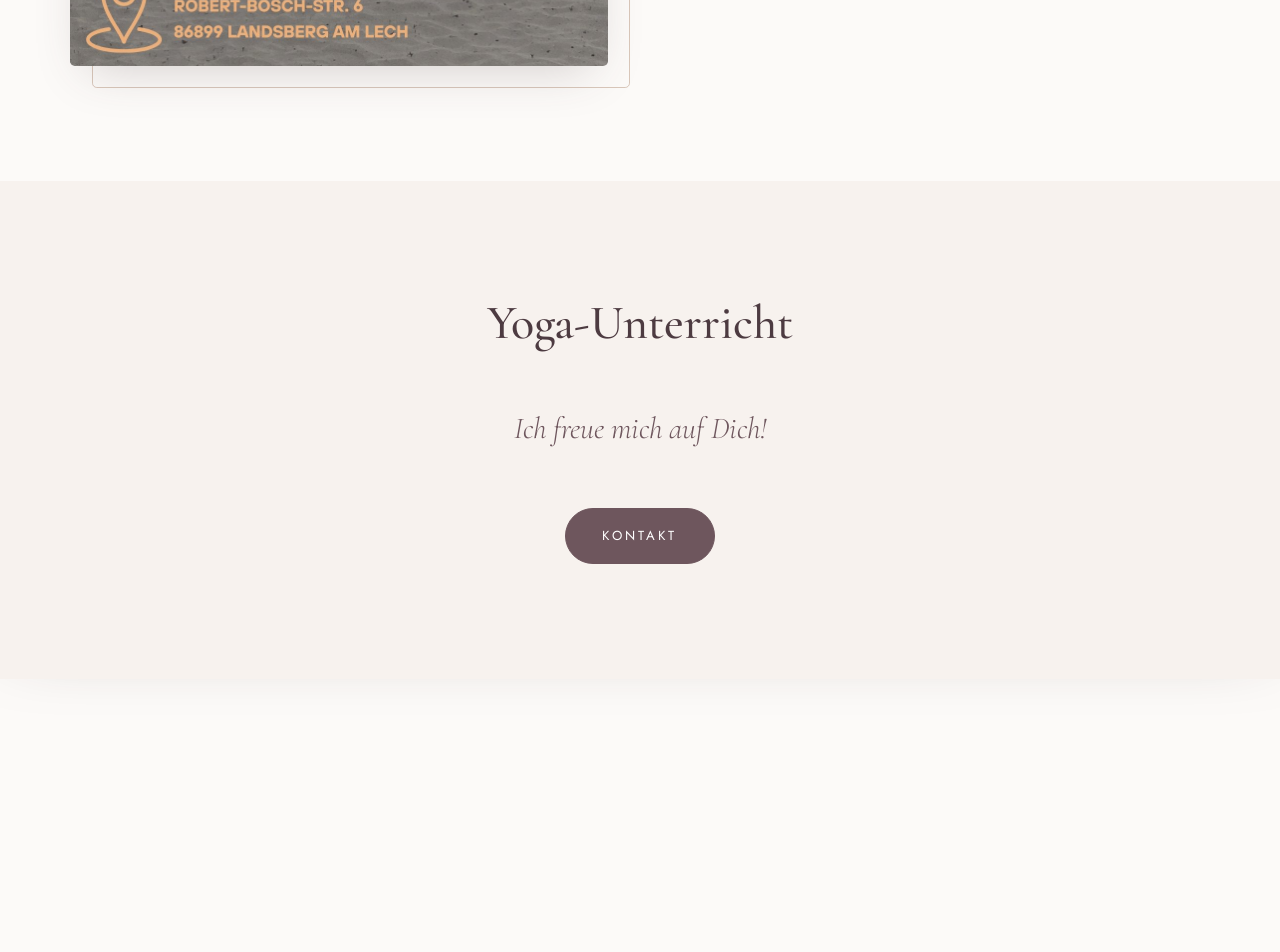
<file: yoga.html>
<!DOCTYPE html>
<html lang="de">
<head>
  <meta charset="UTF-8">
  <meta name="viewport" content="width=device-width, initial-scale=1.0">
  <title>Yoga | Balance Quelle</title>
  <meta name="description" content="Yoga bei Balance Quelle in Landsberg am Lech.">
  <link rel="icon" type="image/png" href="assets/img/web/logo.png">
  <link rel="preconnect" href="https://fonts.googleapis.com">
  <link rel="preconnect" href="https://fonts.gstatic.com" crossorigin>
  <link href="https://fonts.googleapis.com/css2?family=Cormorant+Garamond:ital,wght@0,400;0,500;0,600;1,400;1,500&family=Jost:wght@300;400;500&display=swap" rel="stylesheet">
  <link rel="stylesheet" href="assets/css/style.css?v=8">
</head>
<body>

<!-- ==========================================================
     PŘIPRAVENÁ STRÁNKA PRO SEKCI JÓGA
     Až budou podklady (texty, ceny, fotky od Aranky):
     1. Doplň texty do označených bloků níže.
     2. V každé stránce odkomentuj v navigaci řádek s yoga.html.
     ========================================================== -->

<header class="site-header">
  <div class="nav-inner">
    <a class="brand" href="index.html" aria-label="Balance Quelle – Startseite">
      <img src="assets/img/web/logo.png" alt="Balance Quelle – Pilates, Yoga, Reiki, Massage">
    </a>
    <button class="nav-toggle" aria-label="Menü öffnen">
      <span></span><span></span><span></span>
    </button>
    <nav class="main-nav" aria-label="Hauptnavigation">
      <ul>
        <li><a href="index.html">Home</a></li>
        <li><a href="pilates.html">Pilates</a></li>
        <li><a href="yoga.html" aria-current="page">Yoga</a></li>
        <li><a href="reiki.html">Reiki</a></li>
        <li><a href="massage.html">Massage</a></li>
        <li><a href="gutscheine.html">Gutscheine</a></li>
        <li><a href="galerie.html">Gallery</a></li>
        <li><a href="aktuelles.html">Aktuelles</a></li>
        <li><a href="index.html#kontakt">Kontakt</a></li>
      </ul>
    </nav>
  </div>
</header>

<main>

  <section class="page-hero">
    <!-- Hero-Bild: až bude fotka od Aranky, vyměň soubor -->
    <img class="bg" src="assets/img/web/pilates-hero.jpg" alt="">
    <div class="container">
      <h1>Yoga</h1>
      <!-- Podtitulek od Aranky: -->
      <p class="lede"><!-- TEXT --></p>
    </div>
  </section>

  <div class="sheet">

  <section class="section">
    <div class="container split">
      <div class="split-media arch reveal">
        <!-- Fotka od Aranky -->
        <img src="assets/img/web/aktuell-yoga-mit-aranka.jpg" alt="Yoga mit Aranka">
      </div>
      <div class="reveal">
        <h2><!-- NADPIS --></h2>
        <p><!-- TEXT OD ARANKY --></p>
      </div>
    </div>
  </section>

  <section class="section tinted">
    <div class="container">
      <div class="section-head reveal">
        <h2>Yoga-Unterricht</h2>
      </div>
      <ul class="price-list reveal">
        <!-- Ceny od Aranky, stejný formát jako na stránce Pilates:
        <li>
          <span class="what">NÁZEV<span class="meta">60 min</span></span>
          <span class="price">XX&nbsp;€</span>
        </li>
        -->
      </ul>
      <div class="reveal" style="text-align:center; margin-top:2.5rem;">
        <p class="closing">Ich freue mich auf Dich!</p>
        <a class="btn solid" href="index.html#kontakt" style="margin-top:1.4rem;">Kontakt</a>
      </div>
    </div>
  </section>

  </div><!-- /.sheet -->

</main>

<footer class="site-footer">
  <div class="container">
    <div class="footer-grid">
      <img src="assets/img/web/logo-mauve.png" alt="Balance Quelle">
      <nav class="footer-nav" aria-label="Fußnavigation">
        <a href="index.html">Home</a>
        <a href="pilates.html">Pilates</a>
        <a href="reiki.html">Reiki</a>
        <a href="massage.html">Massage</a>
        <a href="gutscheine.html">Gutscheine</a>
        <a href="galerie.html">Gallery</a>
        <a href="aktuelles.html">Aktuelles</a>
        <a href="impressum.html">Impressum</a>
        <a href="datenschutz.html">Datenschutzerklärung</a>
      </nav>
      <div class="social">
        <a href="https://www.instagram.com/balance_quelle/" target="_blank" rel="noopener" aria-label="Instagram">
          <svg viewBox="0 0 24 24" aria-hidden="true"><path d="M12 2.2c3.2 0 3.6 0 4.9.1 1.2.1 1.8.2 2.2.4.6.2 1 .5 1.4.9.4.4.7.8.9 1.4.2.4.4 1 .4 2.2.1 1.3.1 1.7.1 4.9s0 3.6-.1 4.9c-.1 1.2-.2 1.8-.4 2.2-.2.6-.5 1-.9 1.4-.4.4-.8.7-1.4.9-.4.2-1 .4-2.2.4-1.3.1-1.7.1-4.9.1s-3.6 0-4.9-.1c-1.2-.1-1.8-.2-2.2-.4-.6-.2-1-.5-1.4-.9-.4-.4-.7-.8-.9-1.4-.2-.4-.4-1-.4-2.2C2.2 15.6 2.2 15.2 2.2 12s0-3.6.1-4.9c.1-1.2.2-1.8.4-2.2.2-.6.5-1 .9-1.4.4-.4.8-.7 1.4-.9.4-.2 1-.4 2.2-.4C8.4 2.2 8.8 2.2 12 2.2m0-2.2C8.7 0 8.3 0 7 .1 5.8.1 4.9.3 4.1.6c-.8.3-1.5.7-2.2 1.4C1.2 2.7.8 3.4.5 4.2.2 5 .1 5.8 0 7.1 0 8.3 0 8.7 0 12s0 3.7.1 4.9c.1 1.3.3 2.1.5 2.9.3.8.7 1.5 1.4 2.2.7.7 1.4 1.1 2.2 1.4.8.3 1.6.4 2.9.5 1.2.1 1.6.1 4.9.1s3.7 0 4.9-.1c1.3-.1 2.1-.3 2.9-.5.8-.3 1.5-.7 2.2-1.4.7-.7 1.1-1.4 1.4-2.2.3-.8.4-1.6.5-2.9.1-1.2.1-1.6.1-4.9s0-3.7-.1-4.9c-.1-1.3-.3-2.1-.5-2.9-.3-.8-.7-1.5-1.4-2.2C21.3 1.2 20.6.8 19.8.5 19 .2 18.2.1 16.9 0 15.7 0 15.3 0 12 0z"/><path d="M12 5.8A6.2 6.2 0 1 0 18.2 12 6.2 6.2 0 0 0 12 5.8zm0 10.2A4 4 0 1 1 16 12a4 4 0 0 1-4 4z"/><circle cx="18.4" cy="5.6" r="1.4"/></svg>
          <span>@balance_quelle</span>
        </a>
      </div>
    </div>
    <div class="footer-bottom">
      <p>Balance Quelle · Aranka Masarova · Ahornallee 36 · 86899 Landsberg am Lech</p>
    </div>
  </div>
</footer>

<script src="assets/js/main.js?v=4"></script>
</body>
</html>
</file>
<file: assets/css/style.css>
/* ============================================================
   Balance Quelle — balance-quelle.com
   Farben & Typografie abgeleitet vom Logo (Mauve + Chakra-Punkte)
   ============================================================ */

:root {
  --mauve: #8b6f76;
  --mauve-dark: #6e565d;
  --mauve-deep: #4d3b41;
  --ink: #372e32;
  --cream: #f7f2ee;
  --warm-white: #fcfaf8;
  --sand: #d9c7ba;
  --sand-light: #ece0d7;
  --gold: #b99a6b;
  --font-display: "Cormorant Garamond", Georgia, serif;
  --font-body: "Jost", "Helvetica Neue", Arial, sans-serif;
  --nav-h: 84px;
  --radius: 18px;
  --shadow-soft: 0 18px 50px -18px rgba(77, 59, 65, 0.25);
  --shadow-card: 0 10px 34px -14px rgba(77, 59, 65, 0.28);
}

*, *::before, *::after { box-sizing: border-box; }

/* Atribut hidden musí přebít display z tříd (popup, jeho tlačítko a obrázek) */
[hidden] { display: none !important; }

html { scroll-behavior: smooth; }

body {
  margin: 0;
  font-family: var(--font-body);
  font-weight: 300;
  font-size: 1.06rem;
  line-height: 1.75;
  color: var(--ink);
  background: var(--warm-white);
  -webkit-font-smoothing: antialiased;
  /* vlastní stacking context — patička se z-index: -1 jinak spadne pod body a nejde kliknout */
  isolation: isolate;
}

img { max-width: 100%; display: block; }

a { color: var(--mauve-dark); text-decoration: none; transition: color .25s ease; }
a:hover { color: var(--gold); }

h1, h2, h3 {
  font-family: var(--font-display);
  font-weight: 500;
  line-height: 1.15;
  color: var(--mauve-deep);
  margin: 0 0 .5em;
}

h1 { font-size: clamp(2.6rem, 6vw, 4.6rem); }
h2 { font-size: clamp(2rem, 4vw, 3rem); }
h3 { font-size: clamp(1.35rem, 2.2vw, 1.7rem); }

.container {
  width: min(1140px, 92vw);
  margin-inline: auto;
}

/* ---------- Chakra-Punkte (Markenzeichen aus dem Logo) ---------- */

.chakra-dots {
  display: flex;
  gap: 10px;
  justify-content: center;
  padding: 0;
  margin: 1.4rem auto;
  list-style: none;
}
.chakra-dots li {
  width: 11px; height: 11px;
  border-radius: 50%;
  opacity: .85;
}
.chakra-dots li:nth-child(1) { background: #c0392b; }
.chakra-dots li:nth-child(2) { background: #e67e22; }
.chakra-dots li:nth-child(3) { background: #f1c40f; }
.chakra-dots li:nth-child(4) { background: #27ae60; }
.chakra-dots li:nth-child(5) { background: #2980b9; }
.chakra-dots li:nth-child(6) { background: #3f51b5; }
.chakra-dots li:nth-child(7) { background: #8e44ad; }
.chakra-dots.left { justify-content: flex-start; margin-left: 0; }

/* ---------- Header / Navigation ---------- */

.site-header {
  position: fixed;
  inset: 0 0 auto 0;
  z-index: 100;
  height: var(--nav-h);
  display: flex;
  align-items: center;
  background: rgba(252, 250, 248, 0.92);
  backdrop-filter: blur(12px);
  -webkit-backdrop-filter: blur(12px);
  border-bottom: 1px solid rgba(139, 111, 118, 0.14);
  transition: box-shadow .3s ease;
}
.site-header.scrolled { box-shadow: 0 8px 30px -18px rgba(77, 59, 65, .35); }

.nav-inner {
  width: min(1240px, 94vw);
  margin-inline: auto;
  display: flex;
  align-items: center;
  justify-content: space-between;
  gap: 1rem;
}

.brand { display: flex; align-items: center; gap: .8rem; }
.brand img { height: 62px; width: auto; }

.main-nav ul {
  display: flex;
  gap: clamp(.9rem, 2vw, 1.9rem);
  list-style: none;
  margin: 0; padding: 0;
}
.main-nav a {
  font-size: .82rem;
  font-weight: 400;
  letter-spacing: .22em;
  text-transform: uppercase;
  color: var(--ink);
  padding: .4rem 0;
  position: relative;
}
.main-nav a::after {
  content: "";
  position: absolute;
  left: 0; bottom: 0;
  width: 100%; height: 1.5px;
  background: var(--gold);
  transform: scaleX(0);
  transform-origin: left;
  transition: transform .3s ease;
}
.main-nav a:hover::after,
.main-nav a[aria-current="page"]::after { transform: scaleX(1); }
.main-nav a[aria-current="page"] { color: var(--mauve-dark); }

.nav-toggle {
  display: none;
  background: none;
  border: 0;
  padding: .5rem;
  cursor: pointer;
}
.nav-toggle span {
  display: block;
  width: 26px; height: 2px;
  background: var(--ink);
  margin: 6px 0;
  transition: transform .3s ease, opacity .3s ease;
}

@media (max-width: 900px) {
  .nav-toggle { display: block; }
  .main-nav {
    position: fixed;
    top: var(--nav-h);
    left: 0; right: 0;
    background: var(--warm-white);
    border-bottom: 1px solid rgba(139, 111, 118, 0.14);
    max-height: 0;
    overflow: hidden;
    transition: max-height .4s ease;
  }
  .main-nav.open { max-height: 70vh; box-shadow: var(--shadow-soft); }
  .main-nav ul {
    flex-direction: column;
    gap: 0;
    padding: 1rem 0;
  }
  .main-nav li { text-align: center; }
  .main-nav a { display: block; padding: .8rem 0; }
  body.nav-open .nav-toggle span:nth-child(1) { transform: translateY(8px) rotate(45deg); }
  body.nav-open .nav-toggle span:nth-child(2) { opacity: 0; }
  body.nav-open .nav-toggle span:nth-child(3) { transform: translateY(-8px) rotate(-45deg); }
}

/* ---------- Vrstvení při scrollu ----------
   Hero je „připnuté" (sticky) a obsah v .sheet se přes něj nasouvá.
   Patička leží pod obsahem (z-index -1) a odkrývá se na konci stránky. */

.sheet {
  position: relative;
  z-index: 1;
  background: var(--warm-white);
  border-radius: 44px 44px 0 0;
  margin-top: -6svh;
  box-shadow: 0 -28px 70px -20px rgba(55, 41, 46, .5);
  overflow: clip;
}
.sheet.flat {
  margin-top: 0;
  border-radius: 0;
  box-shadow: none;
}

/* ---------- Hero (Startseite) ---------- */

.hero {
  position: sticky;
  top: 0;
  z-index: 0;
  min-height: 100svh;
  display: grid;
  align-items: center;
  padding-top: var(--nav-h);
  /* spodní rezerva, aby obsah nepřekryl nasouvající se .sheet */
  padding-bottom: calc(6svh + 2.5rem);
  background: var(--cream);
  overflow: hidden;
}

.hero-video {
  position: absolute;
  inset: 0;
  width: 100%;
  height: 100%;
  object-fit: cover;
}

.hero-veil {
  position: absolute;
  inset: 0;
  background:
    radial-gradient(1100px 600px at 85% 8%, rgba(217, 199, 186, .35), transparent 65%),
    linear-gradient(115deg, rgba(252, 250, 248, .92) 0%, rgba(252, 250, 248, .6) 48%, rgba(236, 224, 215, .3) 100%);
}

.hero-grid {
  position: relative;
  display: grid;
  grid-template-columns: 1.05fr .95fr;
  gap: clamp(2rem, 5vw, 5rem);
  align-items: center;
  padding-block: 3rem;
}

.hero-copy .eyebrow {
  font-size: .8rem;
  letter-spacing: .38em;
  text-transform: uppercase;
  color: var(--mauve);
  margin-bottom: 1.2rem;
}

.hero-copy h1 { margin-bottom: .3em; }

.hero-copy .hero-sub {
  font-family: var(--font-display);
  font-style: italic;
  font-size: clamp(1.2rem, 2vw, 1.5rem);
  color: var(--mauve-dark);
  margin: 0 0 2rem;
}

.hero-actions { display: flex; flex-wrap: wrap; gap: 1rem; }

.btn {
  display: inline-block;
  padding: .95rem 2.3rem;
  font-size: .82rem;
  font-weight: 400;
  letter-spacing: .24em;
  text-transform: uppercase;
  border-radius: 999px;
  border: 1px solid var(--mauve-dark);
  transition: all .3s ease;
}
.btn.solid {
  background: var(--mauve-dark);
  color: #fff;
}
.btn.solid:hover { background: var(--mauve-deep); border-color: var(--mauve-deep); color: #fff; }
.btn.ghost { color: var(--mauve-dark); }
.btn.ghost:hover { background: var(--mauve-dark); color: #fff; }

/* Bild-Collage rechts im Hero */
.hero-collage {
  position: relative;
  height: clamp(420px, 60vh, 620px);
}
.hero-collage figure,
.hero-collage a {
  position: absolute;
  margin: 0;
  overflow: hidden;
  box-shadow: var(--shadow-soft);
  border: 6px solid #fff;
}
.hero-collage img { width: 100%; height: 100%; object-fit: cover; }
/* čtyři kruhy jako na původním webu */
.hero-collage .c1 {
  width: 50%; aspect-ratio: 1;
  top: 0; left: 4%;
  border-radius: 50%;
}
.hero-collage .c2 {
  width: 42%; aspect-ratio: 1;
  right: 0; top: 10%;
  border-radius: 50%;
}
.hero-collage .c3 {
  width: 44%; aspect-ratio: 1;
  left: 12%; bottom: 0;
  border-radius: 50%;
}
.hero-collage .c4 {
  width: 42%; aspect-ratio: 1;
  right: 3%; bottom: 6%;
  border-radius: 50%;
  display: block;
  transition: transform .35s ease, box-shadow .35s ease;
}
.hero-collage a.c4:hover {
  transform: scale(1.04);
  box-shadow: 0 24px 60px -18px rgba(77, 59, 65, .45);
}

@media (max-width: 900px) {
  .hero-grid { grid-template-columns: 1fr; }
  .hero-collage { height: 420px; }
}

/* ---------- Sektionen ---------- */

.section { padding: clamp(4rem, 9vw, 7.5rem) 0; }
.section.tinted { background: var(--cream); }
.section.mauve {
  background: linear-gradient(160deg, var(--mauve) 0%, var(--mauve-dark) 100%);
  color: #f5edee;
}
.section.mauve h2, .section.mauve h3 { color: #fff; }

.section-head { text-align: center; max-width: 720px; margin: 0 auto 3.2rem; }
.section-head .eyebrow {
  font-size: .78rem;
  letter-spacing: .38em;
  text-transform: uppercase;
  color: var(--gold);
  margin-bottom: .8rem;
}

.split {
  display: grid;
  grid-template-columns: 1fr 1fr;
  gap: clamp(2.2rem, 5vw, 4.5rem);
  align-items: center;
}
.split.reverse > .split-media { order: 2; }
@media (max-width: 820px) {
  .split, .split.reverse { grid-template-columns: 1fr; }
  .split.reverse > .split-media { order: 0; }
}

.split-media { position: relative; }
.split-media img {
  width: 100%;
  border-radius: var(--radius);
  box-shadow: var(--shadow-soft);
}
.split-media.arch img { border-radius: 999px 999px var(--radius) var(--radius); }
.split-media::before {
  content: "";
  position: absolute;
  inset: 1.4rem -1.4rem -1.4rem 1.4rem;
  border: 1px solid var(--sand);
  border-radius: inherit;
  border-radius: var(--radius);
  z-index: -1;
}
.split-media.arch::before { border-radius: 999px 999px var(--radius) var(--radius); }

/* Angebot-Karten (Startseite) */
.cards {
  display: grid;
  grid-template-columns: repeat(3, 1fr);
  gap: clamp(1.2rem, 2.5vw, 2rem);
}
@media (max-width: 820px) { .cards { grid-template-columns: 1fr; } }

.card {
  position: relative;
  border-radius: var(--radius);
  overflow: hidden;
  box-shadow: var(--shadow-card);
  aspect-ratio: 3/4;
  display: flex;
  align-items: flex-end;
  color: #fff;
  background: var(--mauve-deep);
}
.card img {
  position: absolute;
  inset: 0;
  width: 100%; height: 100%;
  object-fit: cover;
  transition: transform .8s ease;
}
.card:hover img { transform: scale(1.06); }
.card::after {
  content: "";
  position: absolute;
  inset: 0;
  background: linear-gradient(to top, rgba(55, 41, 46, .82) 0%, rgba(55, 41, 46, .05) 55%);
}
.card-body {
  position: relative;
  z-index: 1;
  padding: 1.6rem;
  width: 100%;
  /* Pevná výška textového bloku: nadpisy, podtitulky i odkazy všech karet
     tak leží na stejné lince i při různě dlouhých podtitulcích. */
  min-height: 12.5rem;
  display: flex;
  flex-direction: column;
}
.card-body h3 { color: #fff; margin-bottom: .2rem; }
.card-body p {
  margin: 0;
  font-family: var(--font-display);
  font-style: italic;
  font-size: 1.05rem;
  line-height: 1.5;
  opacity: .9;
}
.card-body .card-link {
  display: inline-block;
  align-self: flex-start;   /* podtržení jen pod textem, ne přes celou kartu */
  margin-top: auto;         /* drží odkaz u spodní hrany — na stejné lince */
  padding-top: .9rem;
  font-size: .74rem;
  letter-spacing: .26em;
  text-transform: uppercase;
  color: #fff;
  border-bottom: 1px solid var(--gold);
  padding-bottom: .25rem;
}

/* Kredenzen / "Das bin ich" */
.creds { list-style: none; margin: 1.6rem 0 0; padding: 0; }
.creds li {
  padding: .9rem 0;
  border-bottom: 1px solid rgba(139, 111, 118, .18);
  font-family: var(--font-display);
  font-size: 1.25rem;
  color: var(--mauve-deep);
}
.creds li:first-child { border-top: 1px solid rgba(139, 111, 118, .18); }

/* Akkordeon — Wichtige Informationen */
.accordion { max-width: 780px; margin-inline: auto; }
.accordion details {
  border-bottom: 1px solid rgba(255, 255, 255, .25);
}
.accordion summary {
  cursor: pointer;
  list-style: none;
  display: flex;
  justify-content: space-between;
  align-items: center;
  gap: 1rem;
  padding: 1.3rem .2rem;
  font-family: var(--font-display);
  font-size: 1.45rem;
  color: #fff;
}
.accordion summary::-webkit-details-marker { display: none; }
.accordion summary::after {
  content: "+";
  font-family: var(--font-body);
  font-size: 1.4rem;
  font-weight: 300;
  transition: transform .3s ease;
}
.accordion details[open] summary::after { transform: rotate(45deg); }
.accordion .acc-body { padding: 0 .2rem 1.5rem; opacity: .94; }
.accordion .acc-body p { margin: 0; }

.notice {
  text-align: center;
  font-family: var(--font-display);
  font-style: italic;
  font-size: 1.3rem;
  margin-top: 2.6rem;
}

/* Gutschein-Band */
.voucher-band { text-align: center; }
.voucher-band p.big {
  font-family: var(--font-display);
  font-size: clamp(1.5rem, 3vw, 2.2rem);
  letter-spacing: .06em;
  color: var(--mauve-deep);
  margin: 0 0 1.6rem;
}

/* ---------- Unterseiten: Seiten-Hero ---------- */

.page-hero {
  position: sticky;
  top: 0;
  z-index: 0;
  min-height: 72vh;
  display: grid;
  align-items: end;
  padding-top: var(--nav-h);
  color: #fff;
  isolation: isolate;
  overflow: hidden;
}
.page-hero img.bg,
.page-hero video.bg {
  position: absolute;
  inset: 0;
  width: 100%; height: 100%;
  object-fit: cover;
  z-index: -2;
}
.page-hero::after {
  content: "";
  position: absolute;
  inset: 0;
  background: linear-gradient(to top, rgba(55, 41, 46, .78), rgba(55, 41, 46, .18) 60%);
  z-index: -1;
}
/* spodní rezerva, aby text nepřekryl nasouvající se .sheet */
.page-hero .container { padding-block: 3.5rem calc(6svh + 4rem); }
.page-hero h1 { color: #fff; margin-bottom: .15em; }
.page-hero .lede {
  font-family: var(--font-display);
  font-style: italic;
  font-size: clamp(1.25rem, 2.4vw, 1.7rem);
  margin: 0;
  max-width: 34ch;
}

/* Preise */
.price-list {
  max-width: 780px;
  margin-inline: auto;
  list-style: none;
  padding: 0;
}
.price-list li {
  display: grid;
  grid-template-columns: 1fr auto;
  gap: 1rem;
  align-items: baseline;
  padding: 1.35rem .2rem;
  border-bottom: 1px solid rgba(139, 111, 118, .2);
}
.price-list .what { font-family: var(--font-display); font-size: 1.4rem; color: var(--mauve-deep); }
.price-list .meta { display: block; font-family: var(--font-body); font-size: .95rem; color: var(--mauve); letter-spacing: .04em; }
.price-list .price {
  font-family: var(--font-display);
  font-size: 1.6rem;
  color: var(--gold);
  white-space: nowrap;
}
.price-note { text-align: center; margin-top: 2rem; font-style: normal; }

.closing {
  text-align: center;
  font-family: var(--font-display);
  font-style: italic;
  font-size: clamp(1.4rem, 2.6vw, 1.9rem);
  color: var(--mauve-dark);
}

/* Fragenliste (Pilates) */
.questions { max-width: 720px; margin-inline: auto; }
.questions p {
  font-family: var(--font-display);
  font-size: clamp(1.25rem, 2.2vw, 1.6rem);
  color: var(--mauve-deep);
  text-align: center;
  margin: 1.6rem 0;
}

/* Galerie */
.masonry {
  columns: 3 300px;
  column-gap: 1.2rem;
}
.masonry figure {
  margin: 0 0 1.2rem;
  break-inside: avoid;
  border-radius: var(--radius);
  overflow: hidden;
  box-shadow: var(--shadow-card);
}
.masonry img {
  width: 100%;
  transition: transform .7s ease;
}
.masonry figure:hover img { transform: scale(1.04); }

/* Gutscheine */
.voucher-grid {
  display: grid;
  grid-template-columns: repeat(auto-fit, minmax(290px, 1fr));
  gap: clamp(1.2rem, 2.5vw, 2rem);
}
.voucher-grid figure {
  margin: 0;
  border-radius: var(--radius);
  overflow: hidden;
  box-shadow: var(--shadow-card);
  transition: transform .35s ease;
}
.voucher-grid figure:hover { transform: translateY(-6px); }

/* Aktuelles */
.posts {
  display: grid;
  grid-template-columns: repeat(auto-fit, minmax(300px, 420px));
  justify-content: center;
  gap: clamp(1.4rem, 3vw, 2.4rem);
}
.post-card {
  background: #fff;
  border-radius: var(--radius);
  overflow: hidden;
  box-shadow: var(--shadow-card);
}
.post-card img { width: 100%; }
.post-card .post-body { padding: 1.4rem 1.6rem 1.8rem; }
.post-card .post-date {
  font-size: .8rem;
  letter-spacing: .2em;
  text-transform: uppercase;
  color: var(--mauve);
}
.post-card h3 { margin: .3rem 0 0; }

/* ---------- Parallaxové pásy (pevné pozadí) ---------- */

.parallax-band {
  position: relative;
  min-height: 52vh;
  background-size: cover;
  background-position: center;
  background-attachment: fixed;
  display: grid;
  place-items: center;
}
.parallax-band::after {
  content: "";
  position: absolute;
  inset: 0;
  background: linear-gradient(rgba(55, 41, 46, .22), rgba(55, 41, 46, .1));
}
.parallax-band .chakra-dots {
  position: relative;
  z-index: 1;
  filter: drop-shadow(0 2px 6px rgba(0, 0, 0, .4));
}
.parallax-band .chakra-dots li { opacity: 1; }
/* iOS/dotyková zařízení neumí background-attachment: fixed */
@media (pointer: coarse) {
  .parallax-band { background-attachment: scroll; }
}

/* ---------- Kontakt ---------- */

.contact-grid {
  display: grid;
  grid-template-columns: 1fr 1.1fr;
  gap: clamp(2.2rem, 5vw, 4.5rem);
  align-items: start;
}
@media (max-width: 820px) { .contact-grid { grid-template-columns: 1fr; } }

.contact-details {
  font-size: 1.05rem;
  letter-spacing: .08em;
}
.contact-details .name {
  font-family: var(--font-display);
  font-size: 1.7rem;
  letter-spacing: .05em;
  color: var(--mauve-deep);
  margin-bottom: 1rem;
}
.contact-details p { margin: .2rem 0; }
.contact-details .contact-links { margin-top: 1.4rem; }
.contact-details .contact-links a { display: block; padding: .15rem 0; }

.contact-form { display: grid; gap: 1rem; }
.contact-form .row { display: grid; grid-template-columns: 1fr 1fr; gap: 1rem; }
@media (max-width: 560px) { .contact-form .row { grid-template-columns: 1fr; } }

.contact-form label {
  font-size: .78rem;
  letter-spacing: .22em;
  text-transform: uppercase;
  color: var(--mauve);
  display: block;
  margin-bottom: .35rem;
}
.contact-form input,
.contact-form textarea {
  width: 100%;
  font-family: var(--font-body);
  font-size: 1rem;
  font-weight: 300;
  color: var(--ink);
  background: #fff;
  border: 1px solid rgba(139, 111, 118, .3);
  border-radius: 10px;
  padding: .85rem 1rem;
  transition: border-color .25s ease, box-shadow .25s ease;
}
.contact-form input:focus,
.contact-form textarea:focus {
  outline: none;
  border-color: var(--mauve);
  box-shadow: 0 0 0 3px rgba(139, 111, 118, .14);
}
.contact-form textarea { min-height: 140px; resize: vertical; }
.contact-form button {
  justify-self: start;
  cursor: pointer;
  font-family: var(--font-body);
  background: var(--mauve-dark);
  color: #fff;
  border: 1px solid var(--mauve-dark);
}
.contact-form button:hover { background: var(--mauve-deep); }

/* Mapa v sekci Kontakt */
.map-wrap {
  margin-top: clamp(2.5rem, 5vw, 4rem);
  border-radius: var(--radius);
  overflow: hidden;
  box-shadow: var(--shadow-card);
  border: 6px solid #fff;
}
.map-wrap iframe {
  display: block;
  width: 100%;
  height: clamp(320px, 45vh, 460px);
  border: 0;
}

/* ---------- Popup s oznámením (řízeno z administrace) ---------- */

.popup-overlay {
  position: fixed;
  inset: 0;
  z-index: 200;
  display: grid;
  place-items: center;
  padding: 1.5rem;
  background: rgba(55, 41, 46, .55);
  backdrop-filter: blur(4px);
  -webkit-backdrop-filter: blur(4px);
}
.popup-card {
  position: relative;
  width: min(420px, 100%);
  max-height: 88svh;
  overflow-y: auto;
  background: var(--warm-white);
  border-radius: var(--radius);
  box-shadow: 0 30px 80px -20px rgba(0, 0, 0, .5);
}
.popup-bild { width: 100%; }
.popup-body { padding: 1.6rem 1.8rem 2rem; text-align: center; }
.popup-body h3 { margin-bottom: .4rem; }
.popup-body .popup-text { margin: 0 0 1.2rem; }
.popup-close {
  position: absolute;
  top: .6rem; right: .6rem;
  width: 40px; height: 40px;
  border: 0;
  border-radius: 50%;
  background: rgba(252, 250, 248, .92);
  color: var(--ink);
  font-size: 1.5rem;
  line-height: 1;
  cursor: pointer;
  box-shadow: 0 4px 14px rgba(0, 0, 0, .25);
}
.popup-close:hover { background: #fff; }
body.popup-open { overflow: hidden; }

/* ---------- Footer ---------- */

.site-footer {
  position: sticky;
  bottom: 0;
  z-index: -1;
  background: var(--mauve-deep);
  color: rgba(255, 255, 255, .8);
  padding: 3.5rem 0 2rem;
  font-size: .95rem;
}
/* pojistka z JS: příliš vysoká patička se přestane odkrývat */
.site-footer.static { position: static; z-index: auto; }
.footer-grid {
  display: grid;
  grid-template-columns: auto 1fr auto;
  gap: 2rem;
  align-items: center;
}
@media (max-width: 720px) {
  .footer-grid { grid-template-columns: 1fr; text-align: center; justify-items: center; }
}
.site-footer img { height: 74px; }
.footer-nav { display: flex; flex-wrap: wrap; gap: 1.4rem; justify-content: center; }
.footer-nav a {
  color: rgba(255, 255, 255, .8);
  font-size: .78rem;
  letter-spacing: .22em;
  text-transform: uppercase;
}
.footer-nav a:hover { color: var(--gold); }
.social a {
  display: inline-flex;
  align-items: center;
  gap: .5rem;
  color: rgba(255, 255, 255, .85);
}
.social svg { width: 22px; height: 22px; fill: currentColor; }
.footer-bottom {
  margin-top: 2.4rem;
  padding-top: 1.4rem;
  border-top: 1px solid rgba(255, 255, 255, .15);
  text-align: center;
  font-size: .82rem;
  letter-spacing: .06em;
  color: rgba(255, 255, 255, .55);
}

/* ---------- Rechtstexte ---------- */

.legal { max-width: 820px; margin-inline: auto; }
.legal h1 { font-size: clamp(2.2rem, 4vw, 3.2rem); margin-bottom: 1.2em; }
.legal p { margin: 0 0 1.1em; }

/* ---------- Scroll-Reveal ---------- */

.reveal {
  opacity: 0;
  transform: translateY(28px);
  transition: opacity .8s ease, transform .8s ease;
}
.reveal.visible { opacity: 1; transform: none; }
@media (prefers-reduced-motion: reduce) {
  .reveal { opacity: 1; transform: none; transition: none; }
  html { scroll-behavior: auto; }
  .parallax-band { background-attachment: scroll; }
  .hero, .page-hero { position: relative; }
  .sheet { margin-top: 0; }
  .site-footer { position: static; z-index: auto; }
}
</file>
